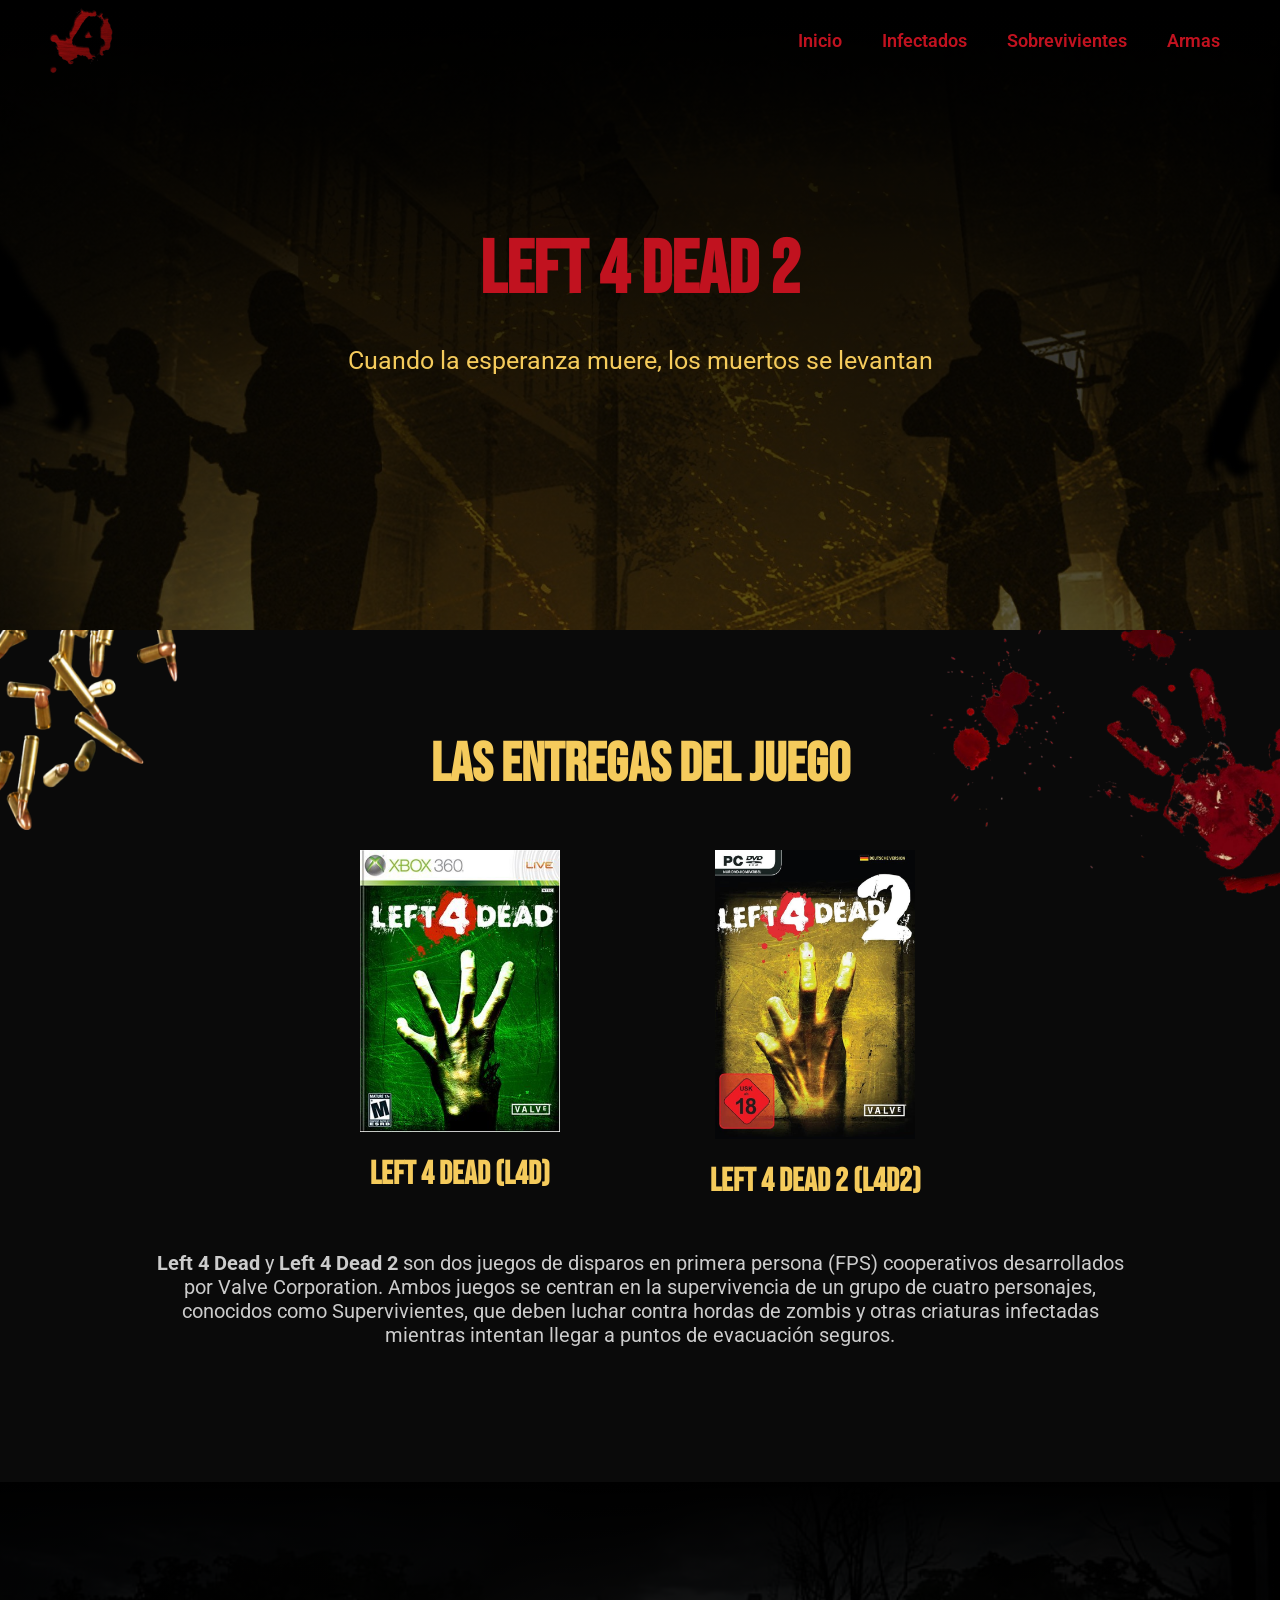
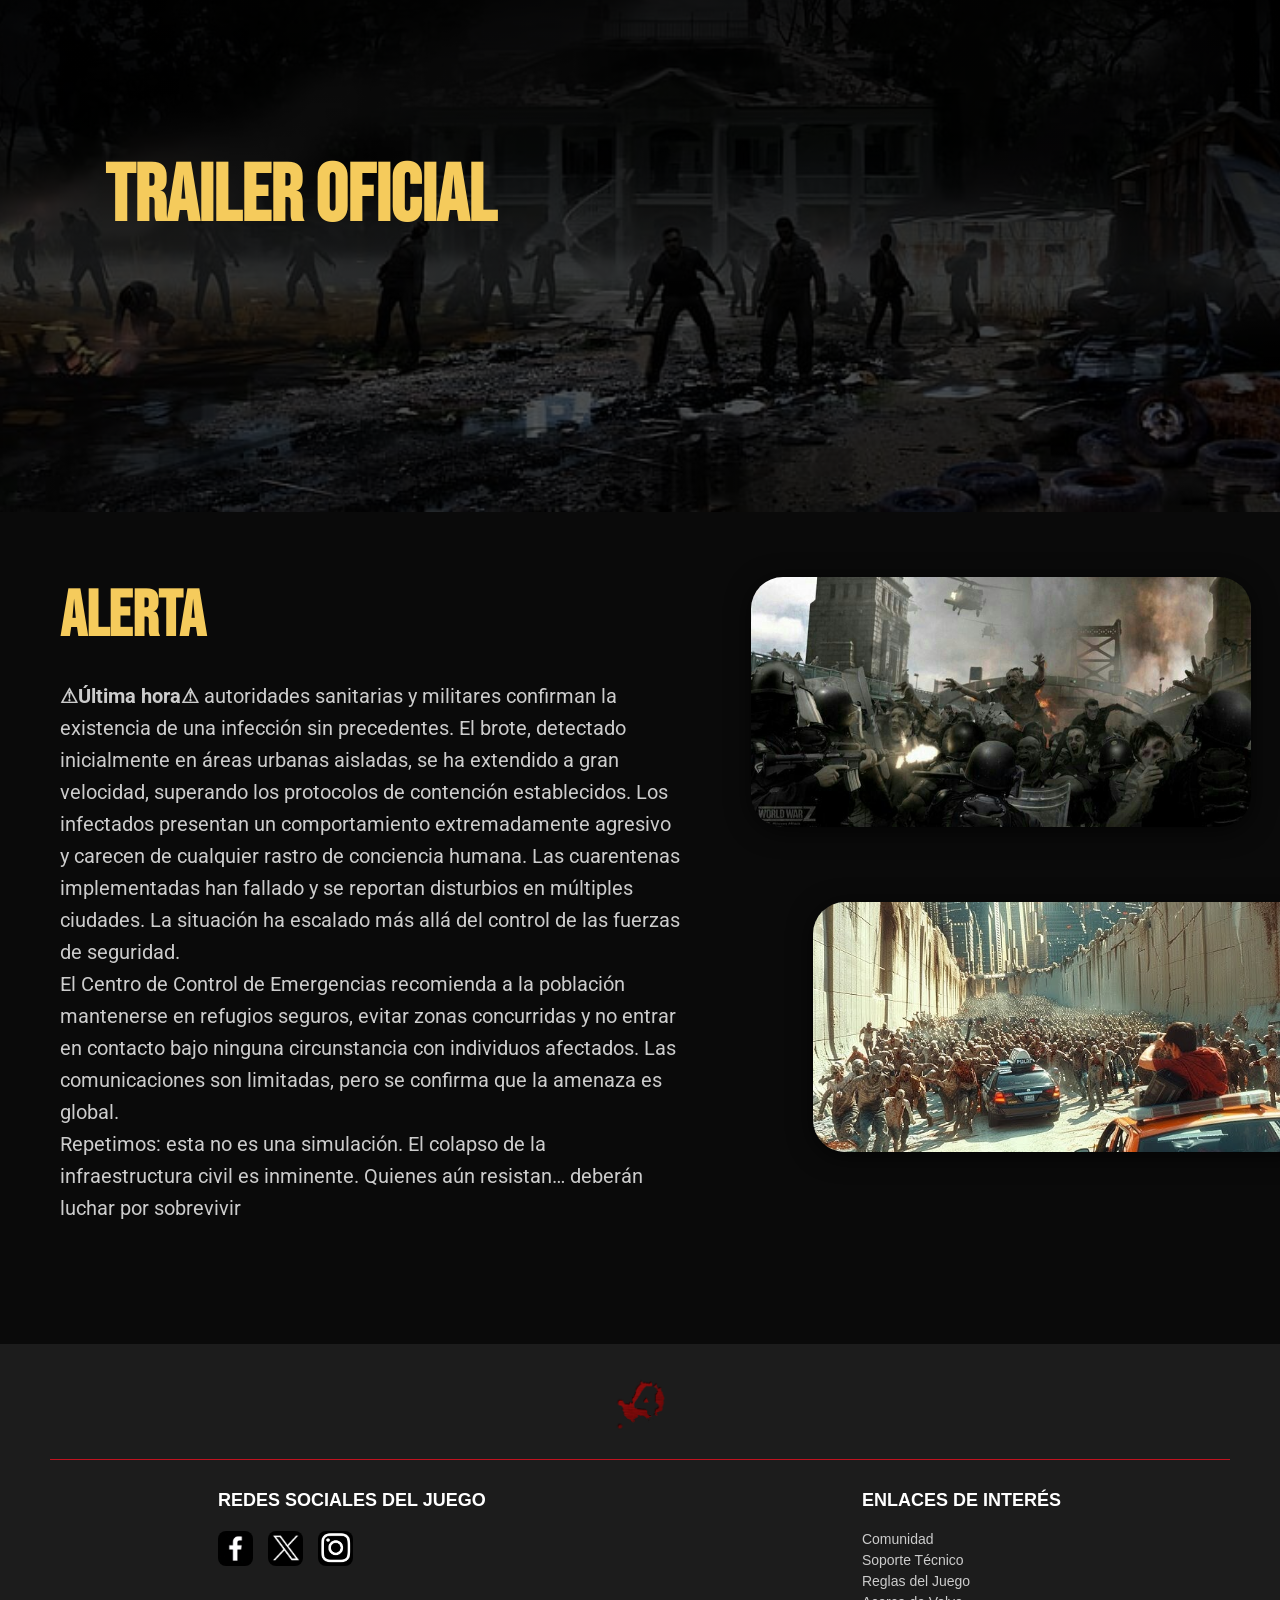
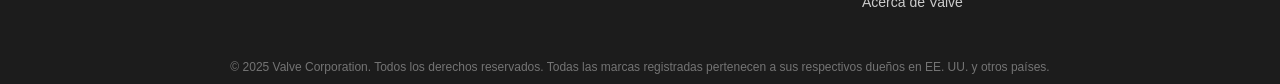
<file: index.html>
<!DOCTYPE html>
<html lang="es">

<head>
    <meta charset="UTF-8">
    <meta name="viewport" content="width=device-width, initial-scale=1.0">
    <title>Left 4 Dead 2 - Inicio</title>
    <link rel="stylesheet" href="estilos/estilosIndex.css">
    <link href="https://fonts.googleapis.com/css2?family=Bebas+Neue&family=Roboto:wght@400;700&display=swap" rel="stylesheet">
</head>

<body>
    
    <header class="header">
        <div class="menu container">
            <a href="#" class="logo"><img src="imagenes/logojuego.png" alt="Logo Left 4 Dead 2" class="logo"></a> 
            <input type="checkbox" id="menu"/>
            <label for="menu">
                <img src="imagenes/menu.png" class="menu-icono" alt="">
            </label>
            <nav class="navbar">
                <ul>
                    <li><a href="index.html">Inicio</a></li>
                    <li><a href="infectados.html">Infectados</a></li>
                    <li><a href="sobrevivientes.html">Sobrevivientes</a></li>
                    <li><a href="armas.html">Armas</a></li>
                </ul>
            </nav>
        </div>
        <div class="header-content">
            <h1>Left 4 Dead 2</h1>
            <p>Cuando la esperanza muere, los muertos se levantan</p>
        </div>
    </header>

    <main class="contenidoGeneral">
        <section class="contenido-principal">
            <img src="imagenes/manosangre.png" alt="mano de sangre" class="decoracion">
            <img src="imagenes/balas.png" alt="balas cayendo" class="decoracion2">

                <div class="contenidojuego">
                <h2>Las Entregas Del Juego</h2>
                </div>
            <div class="juegos">
                <div class="juego1">
                    <a href="https://store.steampowered.com/app/500/Left_4_Dead/"><img src="imagenes/l4djuego.jpg"
                            alt="Left 4 Dead" class="Left4Dead"></a>
                    <h3>
                        Left 4 Dead (L4D)
                    </h3>
                </div>
                <div class="juego2">
                    <a href="https://store.steampowered.com/app/550/Left_4_Dead_2/?l=spanish"><img
                            src="imagenes/l4d2juego.jpg" alt="Left 4 Dead 2" class="Left4Dead2"></a>
                    <h3>
                        Left 4 Dead 2 (L4D2)
                    </h3>
                </div>
            </div>
                <div class="descripcion">
                    <p class="txt-descripcion-juegos">
                        <strong>Left 4 Dead</strong> y <strong>Left 4 Dead 2</strong> son dos juegos de disparos en
                        primera persona
                        (FPS) cooperativos desarrollados por Valve Corporation. Ambos juegos se
                        centran en la supervivencia de un grupo de cuatro personajes, conocidos
                        como Supervivientes, que deben luchar contra hordas de zombis y otras
                        criaturas infectadas mientras intentan llegar a puntos de evacuación
                        seguros.
                    </p>
                </div>
            
        </section>

        <section class="trailer-section">
    <h2>Trailer Oficial</h2>
    <div class="trailer-video">
        <iframe width="560" height="315" src="https://www.youtube.com/embed/9XIle_kLHKU"
            title="Trailer Left 4 Dead 2" frameborder="0" allowfullscreen></iframe>
    </div>
</section>

        <section class="historia">
    <div class="historia-content">
        <div class="historia-texto">
            <h2 class="historiaTitulo">ALERTA</h2>
            <p>
                <strong>⚠Última hora⚠</strong> autoridades sanitarias y militares confirman la existencia de una infección sin
                precedentes. El brote, detectado inicialmente en áreas urbanas aisladas, se ha extendido a gran
                velocidad, superando los protocolos de contención establecidos.
                Los infectados presentan un comportamiento extremadamente agresivo y carecen de cualquier rastro de
                conciencia humana. Las cuarentenas implementadas han fallado y se reportan disturbios en múltiples
                ciudades. La situación ha escalado más allá del control de las fuerzas de seguridad.<br>
                El Centro de Control de Emergencias recomienda a la población mantenerse en refugios seguros, evitar
                zonas concurridas y no entrar en contacto bajo ninguna circunstancia con individuos afectados. Las
                comunicaciones son limitadas, pero se confirma que la amenaza es global.<br>    
                Repetimos: esta no es una simulación. El colapso de la infraestructura civil es inminente. Quienes aún
                resistan… deberán luchar por sobrevivir
            </p>
        </div>
        <div class="historia-imagen-collage">
            <img src="imagenes/apocalipsis.jpg" alt="apocalipsis" class="collage-img img1">
            <img src="imagenes/apocalipsis3.jpg" alt="apocalipsis3" class="collage-img img3">
</div>
    </div>
</section>
    </main>

    <footer class="footer-custom">
    

    <div class="footer-logo">
        <img src="imagenes/logojuego.png" alt="Logo del Juego" class="logo-png">
    </div>
    <div class="footer-content-wrapper">
        <div class="footer-column social-section">
            <h4 class="column-title">Redes Sociales del Juego</h4>
            <div class="social-links">
                <a href="https://www.facebook.com/left4dead/?locale=es_LA" title="Facebook"><img src="imagenes/logoface.jpg" alt="Facebook"></a>
                <a href="https://x.com/left4dead2pc?lang=es" title="X (Twitter)"><img src="imagenes/logoX.jpg" alt="X"></a>
                <a href="https://www.instagram.com/_left4dead.2/?hl=es" title="Instagram"><img src="imagenes/logoinsta.jpg" alt="Instagram"></a>
            </div>
        </div>
        <div class="footer-column other-info">
            <h4 class="column-title">Enlaces de Interés</h4>
            <a href="#">Comunidad</a>
            <a href="#">Soporte Técnico</a>
            <a href="#">Reglas del Juego</a>
            <a href="#">Acerca de Valve</a>
        </div>
    </div>
    <div class="footer-legal">
        <p>
            © 2025 Valve Corporation. Todos los derechos reservados. Todas las marcas registradas pertenecen a sus respectivos dueños en EE. UU. y otros países.
        </p>
    </div>
</footer>
</body>

</html>
</file>
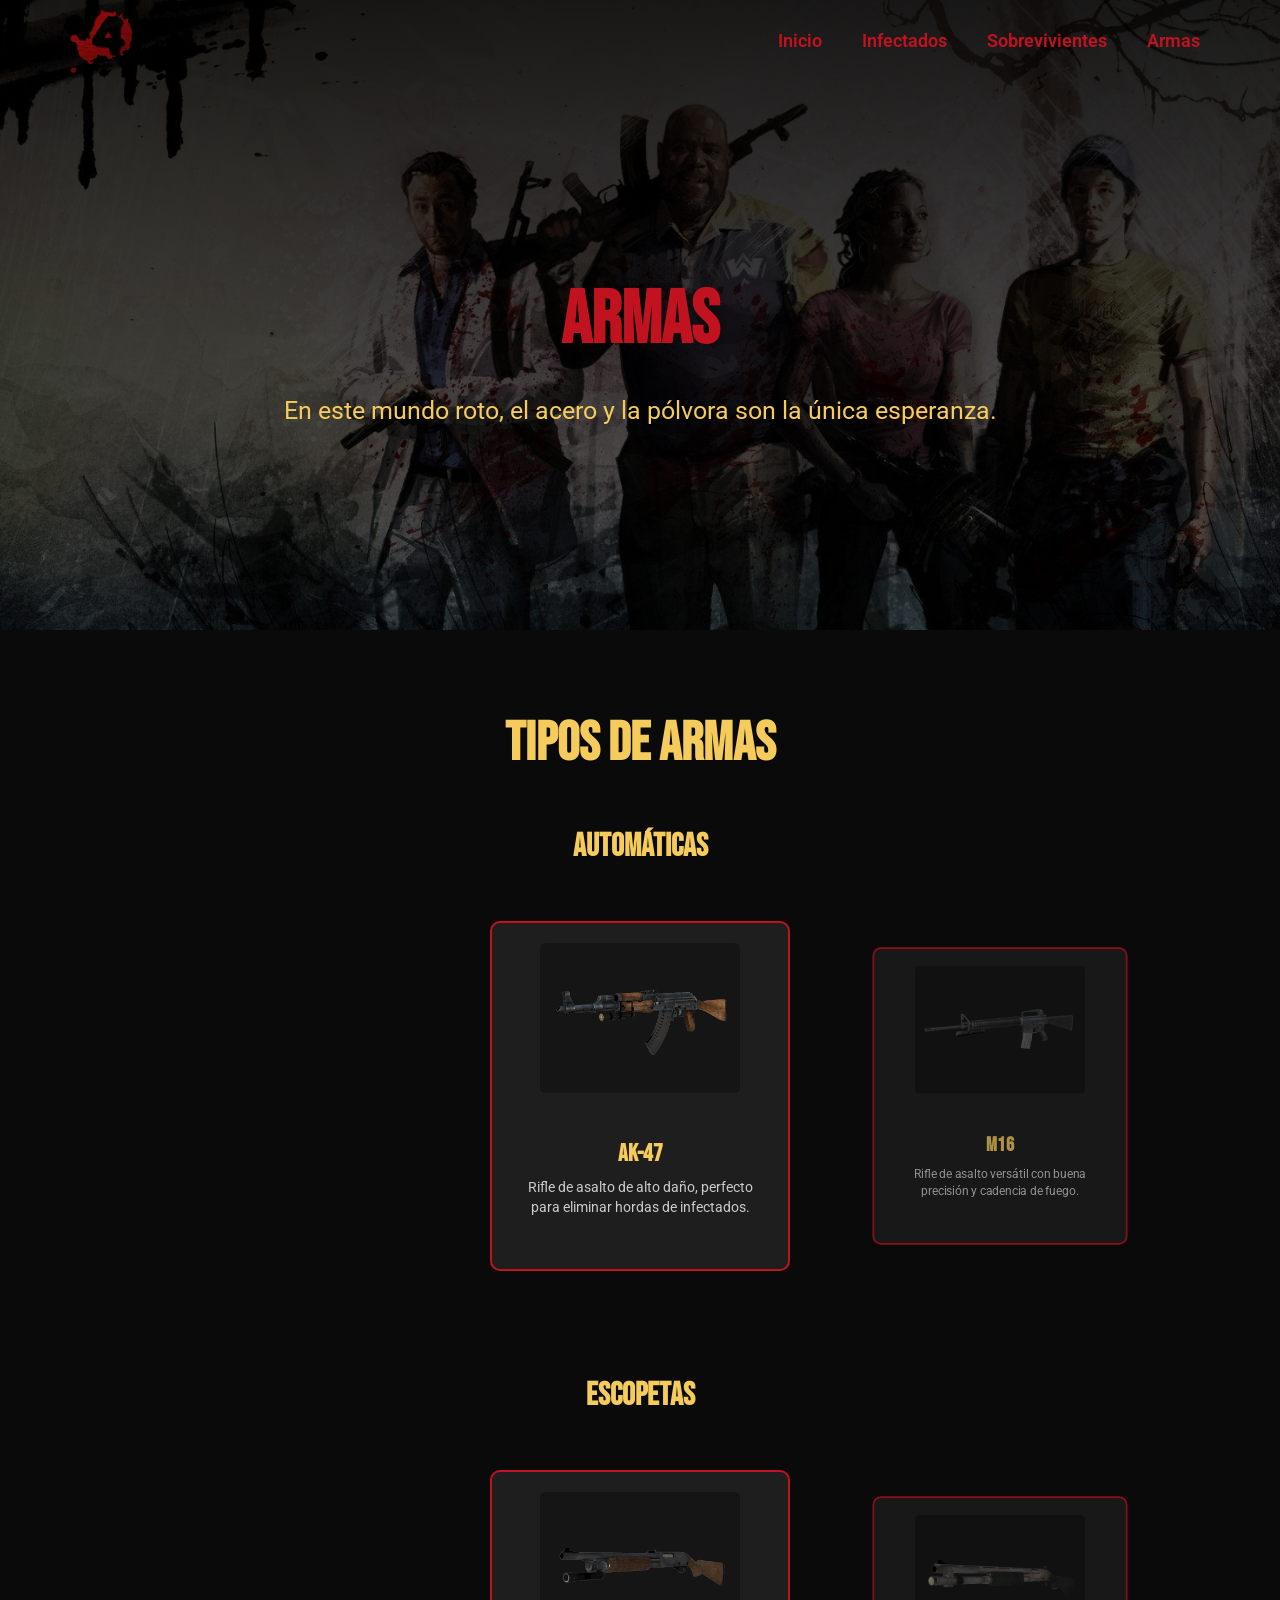
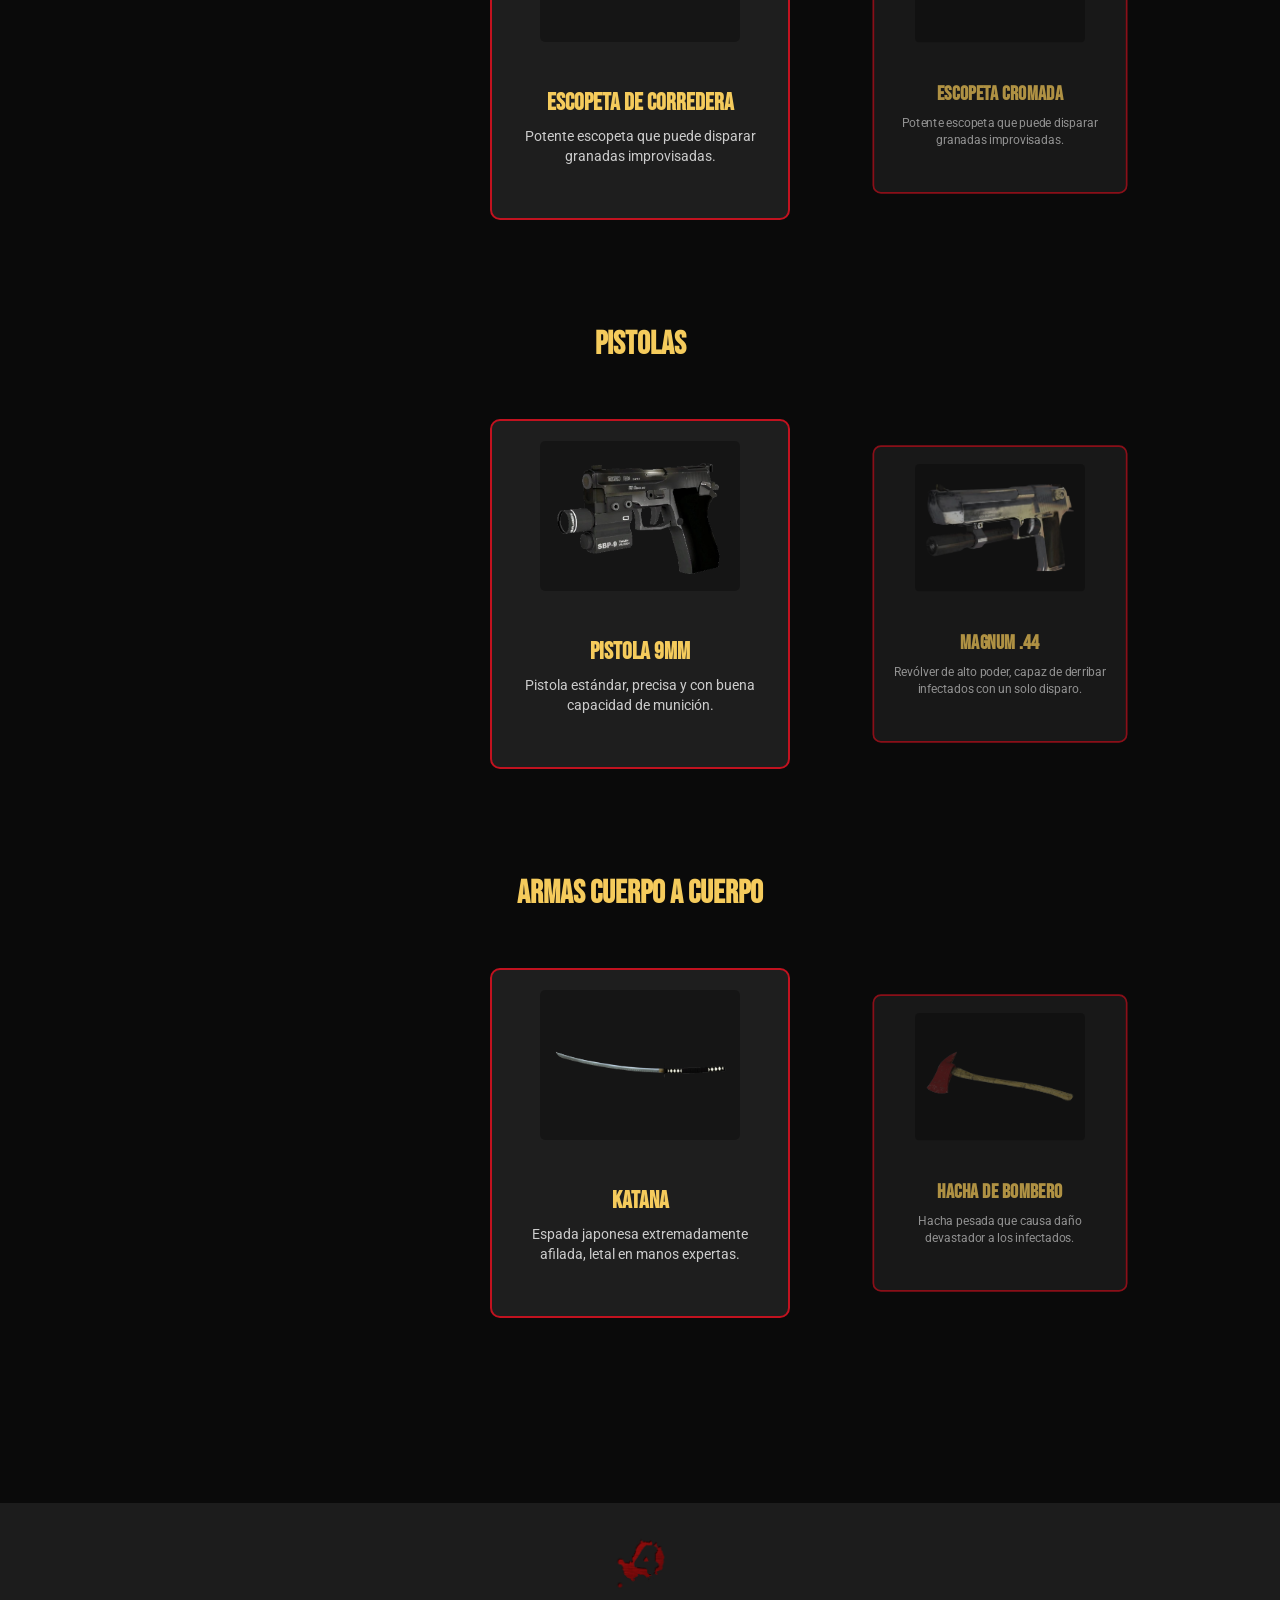
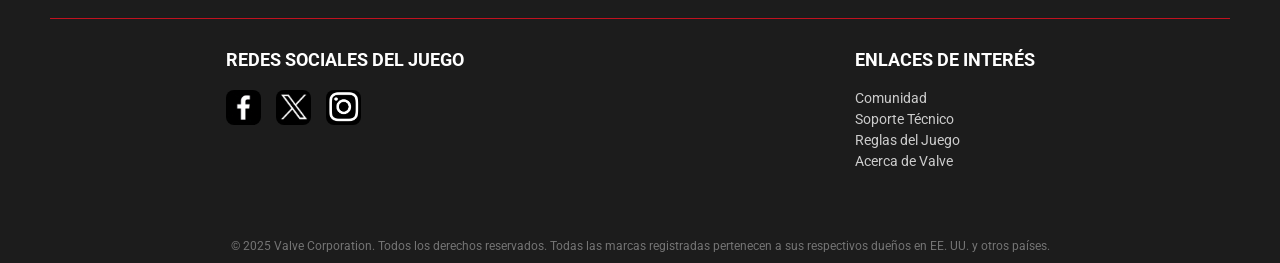
<file: armas.html>
<!DOCTYPE html>
<html lang="es">

<head>
    <meta charset="UTF-8">
    <meta name="viewport" content="width=device-width, initial-scale=1.0">
    <title>Left 4 Dead 2 - Inicio</title>
    <link rel="stylesheet" href="estilos/estilosArmas.css">
    <link href="https://fonts.googleapis.com/css2?family=Bebas+Neue&family=Roboto:wght@400;700&display=swap"
        rel="stylesheet">
</head>

<body>

    <header class="header">
        <div class="menu container">
            <a href="#" class="logo"><img src="imagenes/logojuego.png" alt="Logo Left 4 Dead 2" class="logo"></a>
            <input type="checkbox" id="menu" />
            <label for="menu">
                <img src="imagenes/menu.png" class="menu-icono" alt="">
            </label>
            <nav class="navbar">
                <ul>
                    <li><a href="index.html">Inicio</a></li>
                    <li><a href="infectados.html">Infectados</a></li>
                    <li><a href="sobrevivientes.html">Sobrevivientes</a></li>
                    <li><a href="armas.html">Armas</a></li>
                </ul>
            </nav>
        </div>
        <div class="header-content">
            <h1>Armas</h1>
            <p>En este mundo roto, el acero y la pólvora son la única esperanza.</p>
        </div>
    </header>


    <main>
        <section class="armas-seccion">
            <h2 class="armas-titulo">Tipos De Armas</h2>

            <div class="categoria-contenido active" id="automaticas">
                <h3 class="categoria-nombre">Automáticas</h3>
                <div class="carousel-container">
                    <div class="carousel" id="carousel-automaticas">
                        <div class="card">
                            <img src="imagenes/ak47arma.png" alt="AK-47" class="arma-imagen">
                            <div class="card-content">
                                <h4 class="arma-nombre">AK-47</h4>
                                <p class="arma-descripcion">Rifle de asalto de alto daño, perfecto para eliminar hordas de infectados.</p>
                            </div>
                        </div>
                        <div class="card">
                            <img src="imagenes/m16.png" alt="M16" class="arma-imagen">
                            <div class="card-content">
                                <h4 class="arma-nombre">M16</h4>
                                <p class="arma-descripcion">Rifle de asalto versátil con buena precisión y cadencia de fuego.</p>
                            </div>
                        </div>
                        <div class="card">
                            <img src="imagenes/scar.png" alt="SCAR" class="arma-imagen">
                            <div class="card-content">
                                <h4 class="arma-nombre">FN SCAR</h4>
                                <p class="arma-descripcion">Rifle de asalto moderno con excelente control y precisión.</p>
                            </div>
                        </div>
                        <div class="card">
                            <img src="imagenes/uzi.png" alt="UZI" class="arma-imagen">
                            <div class="card-content">
                                <h4 class="arma-nombre">UZI</h4>
                                <p class="arma-descripcion">Subfusil con buen daño y control, ideal para combates cercanos.</p>
                            </div>
                        </div>
                        <div class="card">
                            <img src="imagenes/uzisilenciada.png" alt="UZI CON SILENCIADOR" class="arma-imagen">
                            <div class="card-content">
                                <h4 class="arma-nombre">UZI con Silenciador</h4>
                                <p class="arma-descripcion">Subfusil con buen daño y silenciada para mayor sigilo.</p>
                            </div>
                        </div>
                    </div>
                    <div class="carousel-controls">
                        <button class="btn prev" onclick="moverCarousel('automaticas', -1)">◀</button>
                        <button class="btn next" onclick="moverCarousel('automaticas', 1)">▶</button>
                    </div>
                </div>
            </div>

            <div class="categoria-contenido" id="escopetas">
                <h3 class="categoria-nombre">Escopetas</h3>
                <div class="carousel-container">
                    <div class="carousel" id="carousel-escopetas">
                        <div class="card">
                            <img src="imagenes/escopetacafe.png" alt="Escopeta Bomba" class="arma-imagen">
                            <div class="card-content">
                                <h4 class="arma-nombre">Escopeta de Corredera</h4>
                                <p class="arma-descripcion">Potente escopeta que puede disparar granadas improvisadas.</p>
                            </div>
                        </div>
                        <div class="card">
                            <img src="imagenes/escopetanegra.png" alt="Escopeta Cromada" class="arma-imagen">
                            <div class="card-content">
                                <h4 class="arma-nombre">Escopeta Cromada</h4>
                                <p class="arma-descripcion">Potente escopeta que puede disparar granadas improvisadas.</p>
                            </div>
                        </div>
                        <div class="card">
                            <img src="imagenes/spas12.png" alt="Escopeta Spas12" class="arma-imagen">
                            <div class="card-content">
                                <h4 class="arma-nombre">Escopeta de Combate</h4>
                                <p class="arma-descripcion">Escopeta de corredera con buena cadencia y precisión.</p>
                            </div>
                        </div>
                        <div class="card">
                            <img src="imagenes/escopetauto.png" alt="Escopeta Automática" class="arma-imagen">
                            <div class="card-content">
                                <h4 class="arma-nombre">Escopeta Automática</h4>
                                <p class="arma-descripcion">Escopeta de disparo rápido, perfecta para situaciones de emergencia.</p>
                            </div>
                        </div>
                    </div>
                    <div class="carousel-controls">
                        <button class="btn prev" onclick="moverCarousel('escopetas', -1)">◀</button>
                        <button class="btn next" onclick="moverCarousel('escopetas', 1)">▶</button>
                    </div>
                </div>
            </div>

            <div class="categoria-contenido" id="pistolas">
                <h3 class="categoria-nombre">Pistolas</h3>
                <div class="carousel-container">
                    <div class="carousel" id="carousel-pistolas">
                        <div class="card">
                            <img src="imagenes/normal.png" alt="Pistola 9mm" class="arma-imagen">
                            <div class="card-content">
                                <h4 class="arma-nombre">Pistola 9mm</h4>
                                <p class="arma-descripcion">Pistola estándar, precisa y con buena capacidad de munición.</p>
                            </div>
                        </div>
                        <div class="card">
                            <img src="imagenes/magnum.png" alt="Magnum .44" class="arma-imagen">
                            <div class="card-content">
                                <h4 class="arma-nombre">Magnum .44</h4>
                                <p class="arma-descripcion">Revólver de alto poder, capaz de derribar infectados con un solo disparo.</p>
                            </div>
                        </div>
                        <div class="card">
                            <img src="imagenes/dobles.png" alt="Pistolas Duales" class="arma-imagen">
                            <div class="card-content">
                                <h4 class="arma-nombre">Pistolas Duales</h4>
                                <p class="arma-descripcion">Dos pistolas 9mm que permiten un alto volumen de fuego.</p>
                            </div>
                        </div>
                    </div>
                    <div class="carousel-controls">
                        <button class="btn prev" onclick="moverCarousel('pistolas', -1)">◀</button>
                        <button class="btn next" onclick="moverCarousel('pistolas', 1)">▶</button>
                    </div>
                </div>
            </div>

            <div class="categoria-contenido" id="melee">
                <h3 class="categoria-nombre">Armas Cuerpo a Cuerpo</h3>
                <div class="carousel-container">
                    <div class="carousel" id="carousel-melee">
                        <div class="card">
                            <img src="imagenes/katana.png" alt="Katana" class="arma-imagen">
                            <div class="card-content">
                                <h4 class="arma-nombre">Katana</h4>
                                <p class="arma-descripcion">Espada japonesa extremadamente afilada, letal en manos expertas.</p>
                            </div>
                        </div>
                        <div class="card">
                            <img src="imagenes/hacha.png" alt="Hacha de Bombero" class="arma-imagen">
                            <div class="card-content">
                                <h4 class="arma-nombre">Hacha de Bombero</h4>
                                <p class="arma-descripcion">Hacha pesada que causa daño devastador a los infectados.</p>
                            </div>
                        </div>
                        <div class="card">
                            <img src="imagenes/machete.png" alt="Machete" class="arma-imagen">
                            <div class="card-content">
                                <h4 class="arma-nombre">Machete</h4>
                                <p class="arma-descripcion">Cuchillo largo ideal para ataques rápidos y letales.</p>
                            </div>
                        </div>
                        <div class="card">
                            <img src="imagenes/bate.png" alt="Bate de Béisbol" class="arma-imagen">
                            <div class="card-content">
                                <h4 class="arma-nombre">Bate de Béisbol</h4>
                                <p class="arma-descripcion">Arma contundente que puede noquear a múltiples infectados.</p>
                            </div>
                        </div>
                        <div class="card">
                            <img src="imagenes/palanca.png" alt="palanca" class="arma-imagen">
                            <div class="card-content">
                                <h4 class="arma-nombre">Palanca</h4>
                                <p class="arma-descripcion">Arma contundente especial para la agilidad.</p>
                            </div>
                        </div>
                    </div>
                    <div class="carousel-controls">
                        <button class="btn prev" onclick="moverCarousel('melee', -1)">◀</button>
                        <button class="btn next" onclick="moverCarousel('melee', 1)">▶</button>
                    </div>
                </div>
            </div>
        </section>
    </main>

    <script src="js/armas.js"></script>

    <footer class="footer-custom">
    

    <div class="footer-logo">
        <img src="imagenes/logojuego.png" alt="Logo del Juego" class="logo-png">
    </div>
    <div class="footer-content-wrapper">
        <div class="footer-column social-section">
            <h4 class="column-title">Redes Sociales del Juego</h4>
            <div class="social-links">
                <a href="https://www.facebook.com/left4dead/?locale=es_LA" title="Facebook"><img src="imagenes/logoface.jpg" alt="Facebook"></a>
                <a href="https://x.com/left4dead2pc?lang=es" title="X (Twitter)"><img src="imagenes/logoX.jpg" alt="X"></a>
                <a href="https://www.instagram.com/_left4dead.2/?hl=es" title="Instagram"><img src="imagenes/logoinsta.jpg" alt="Instagram"></a>
            </div>
        </div>
        <div class="footer-column other-info">
            <h4 class="column-title">Enlaces de Interés</h4>
            <a href="#">Comunidad</a>
            <a href="#">Soporte Técnico</a>
            <a href="#">Reglas del Juego</a>
            <a href="#">Acerca de Valve</a>
        </div>
    </div>
    <div class="footer-legal">
        <p>
            © 2025 Valve Corporation. Todos los derechos reservados. Todas las marcas registradas pertenecen a sus respectivos dueños en EE. UU. y otros países.
        </p>
    </div>
</footer>

</body>
</html>
</file>
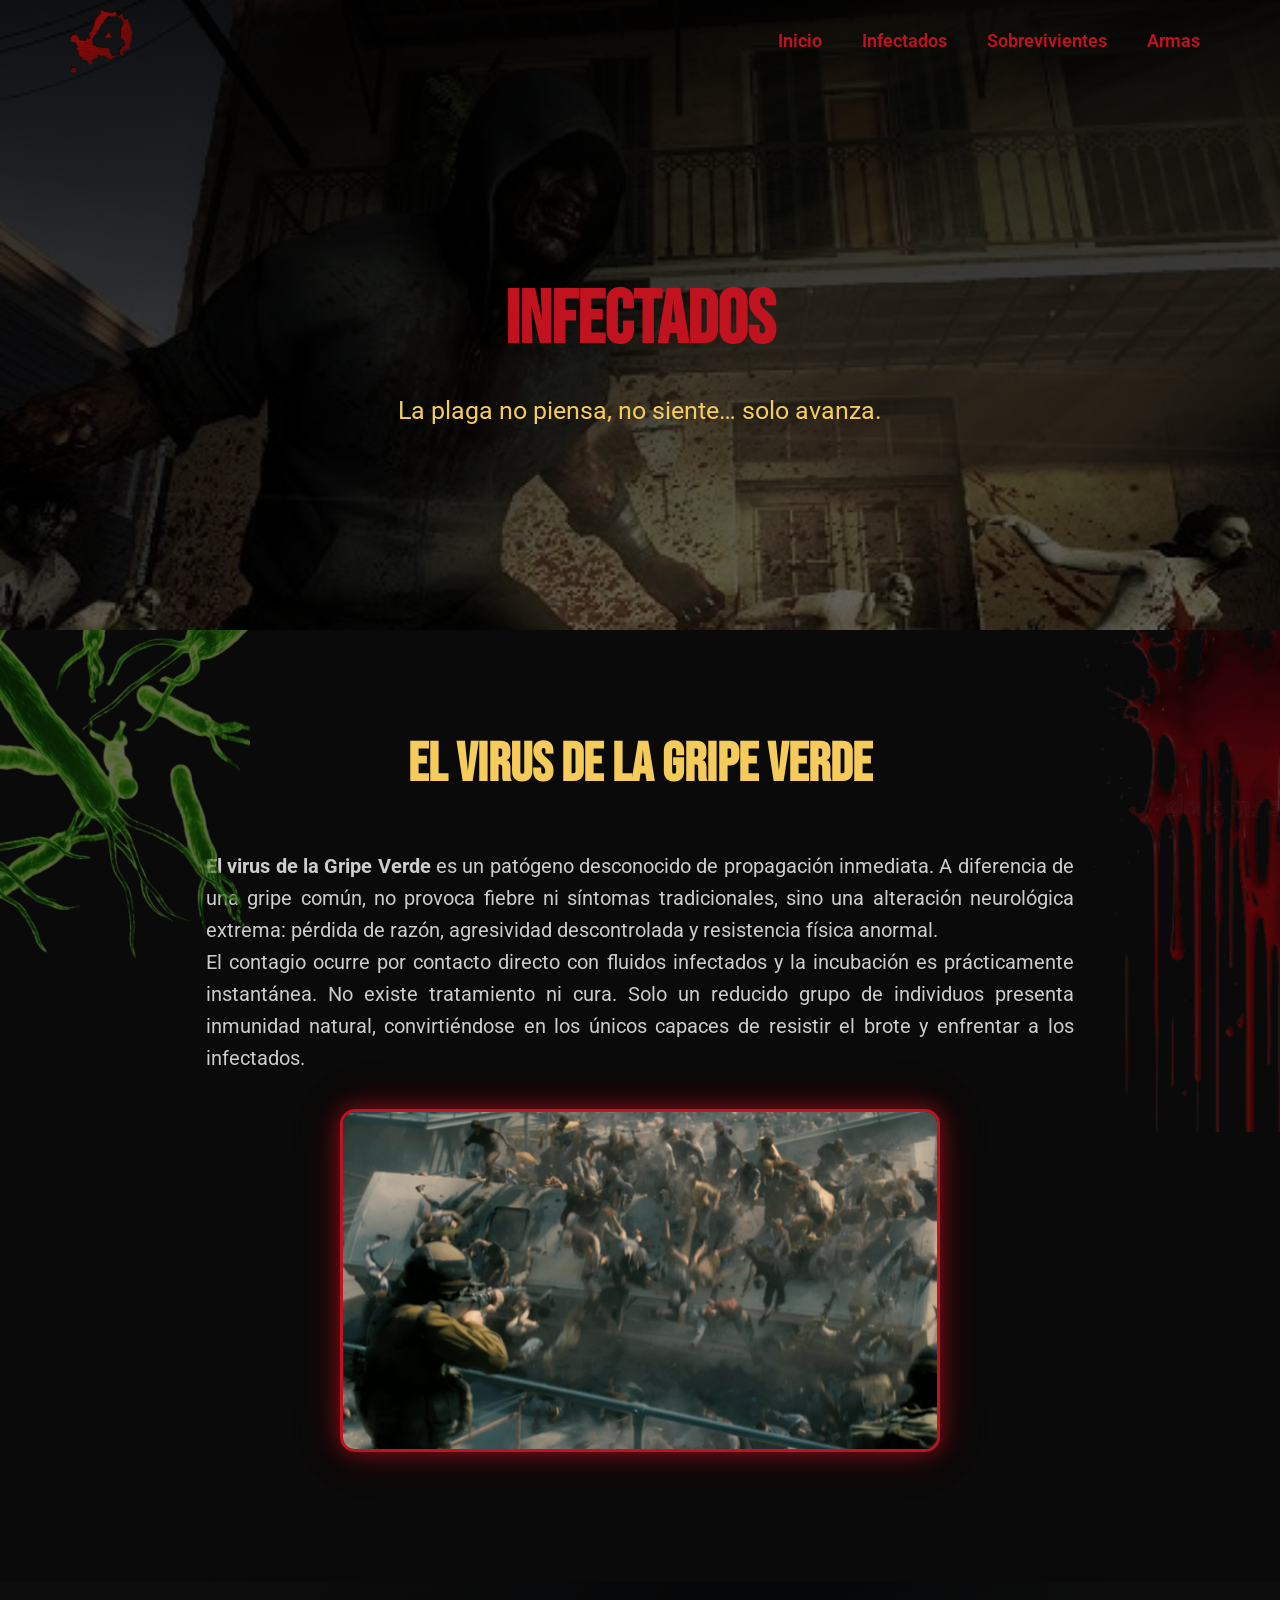
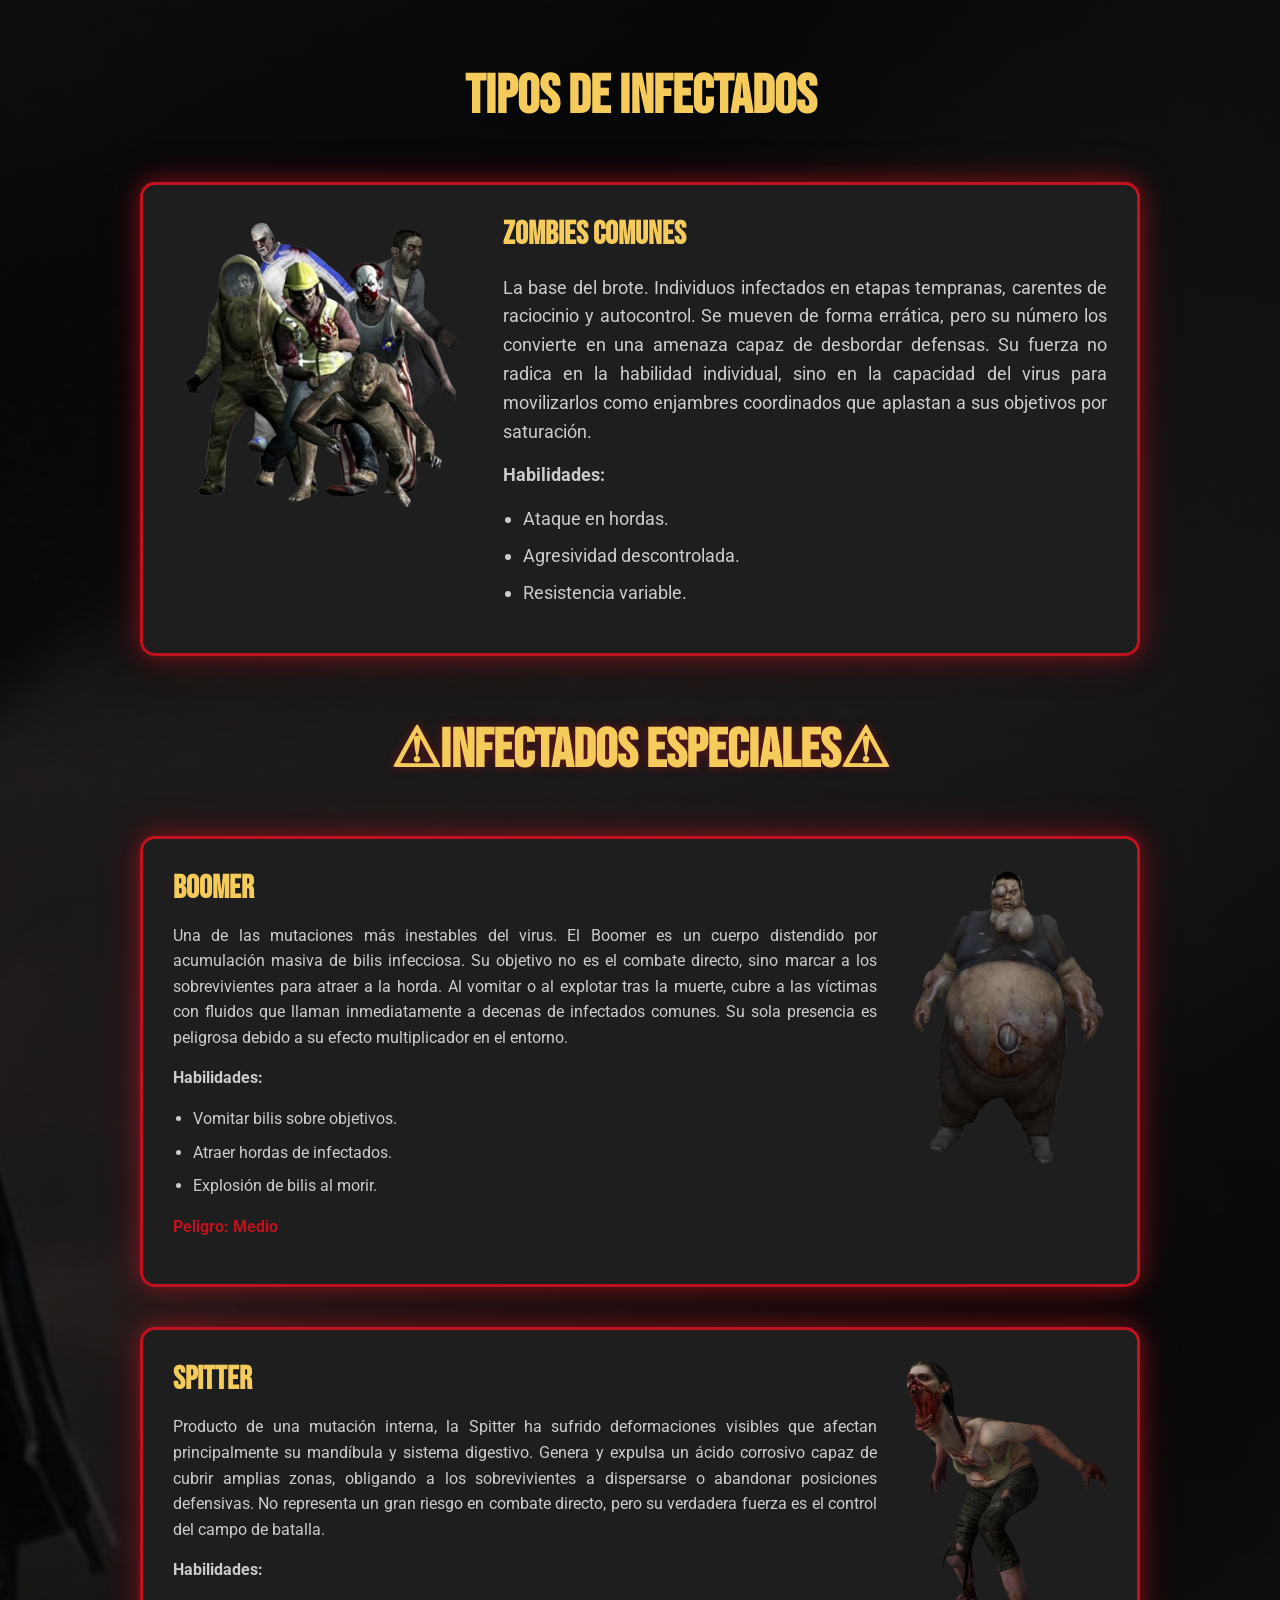
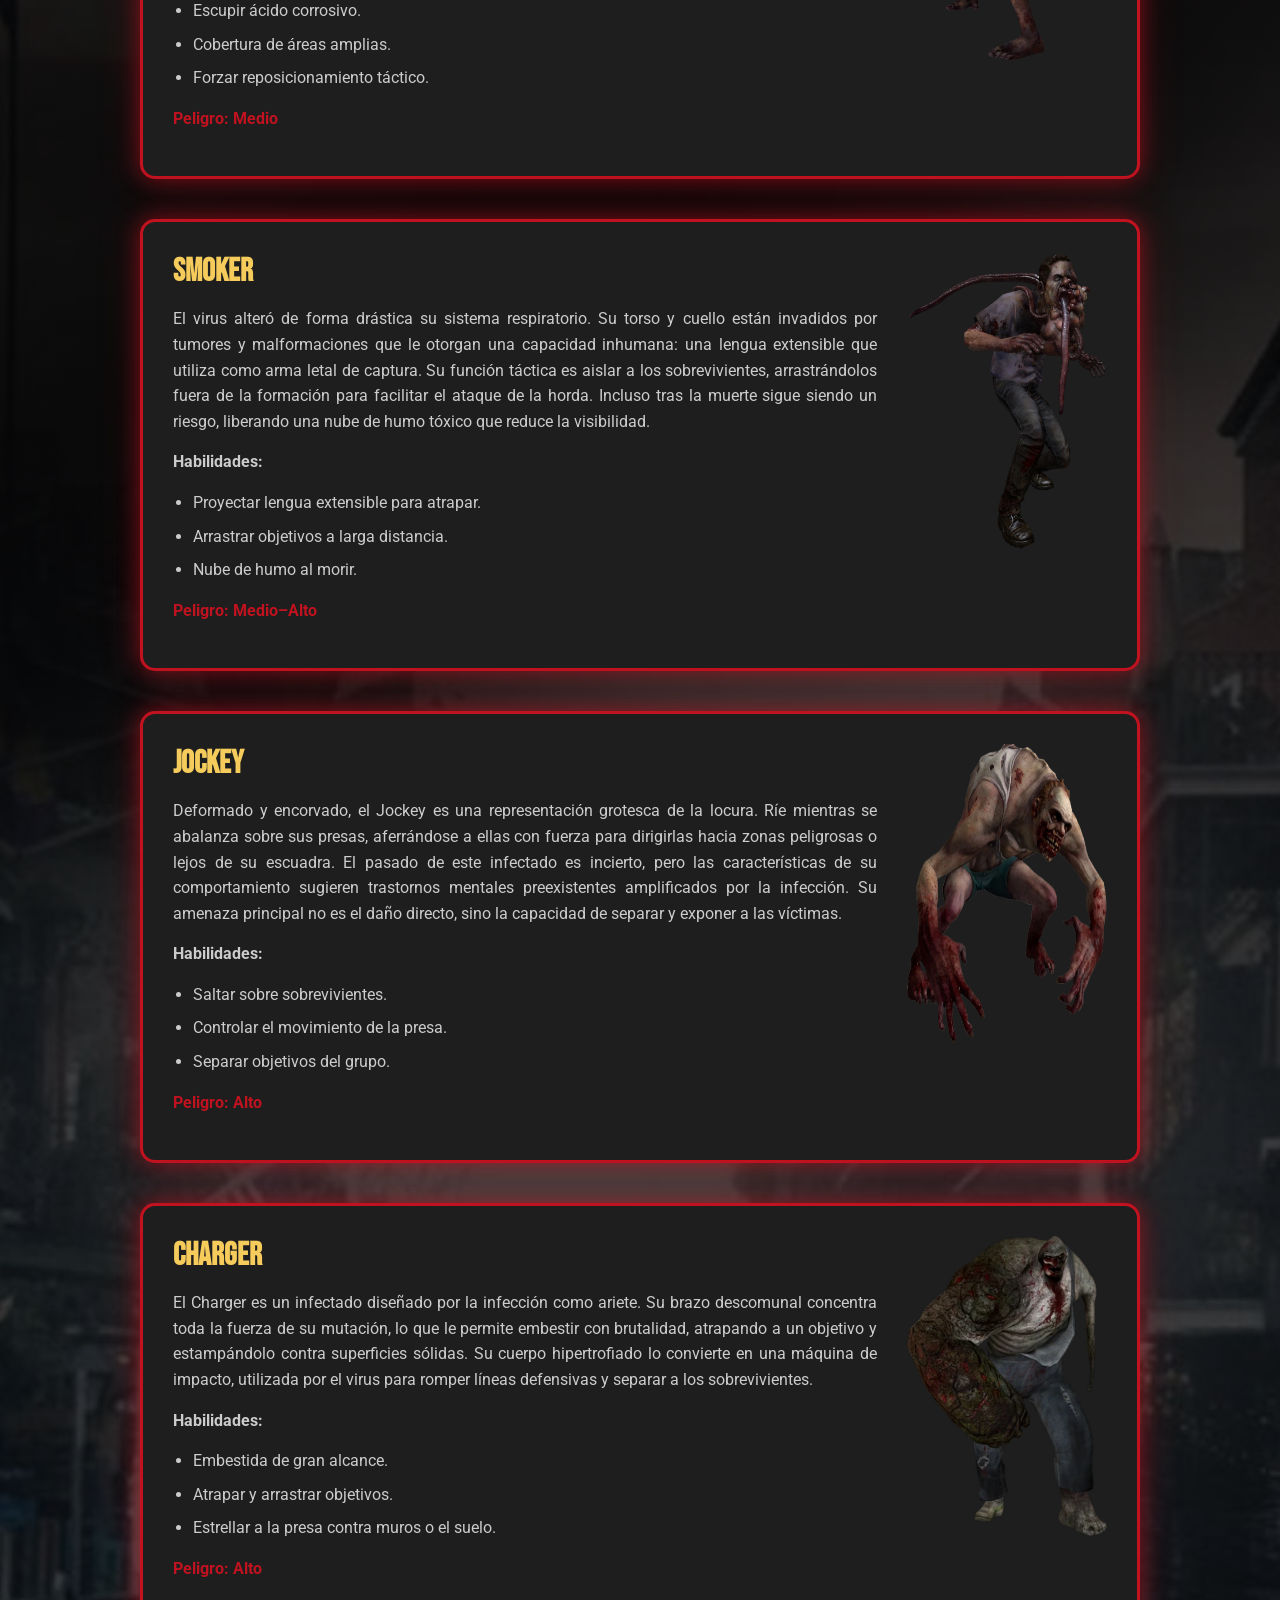
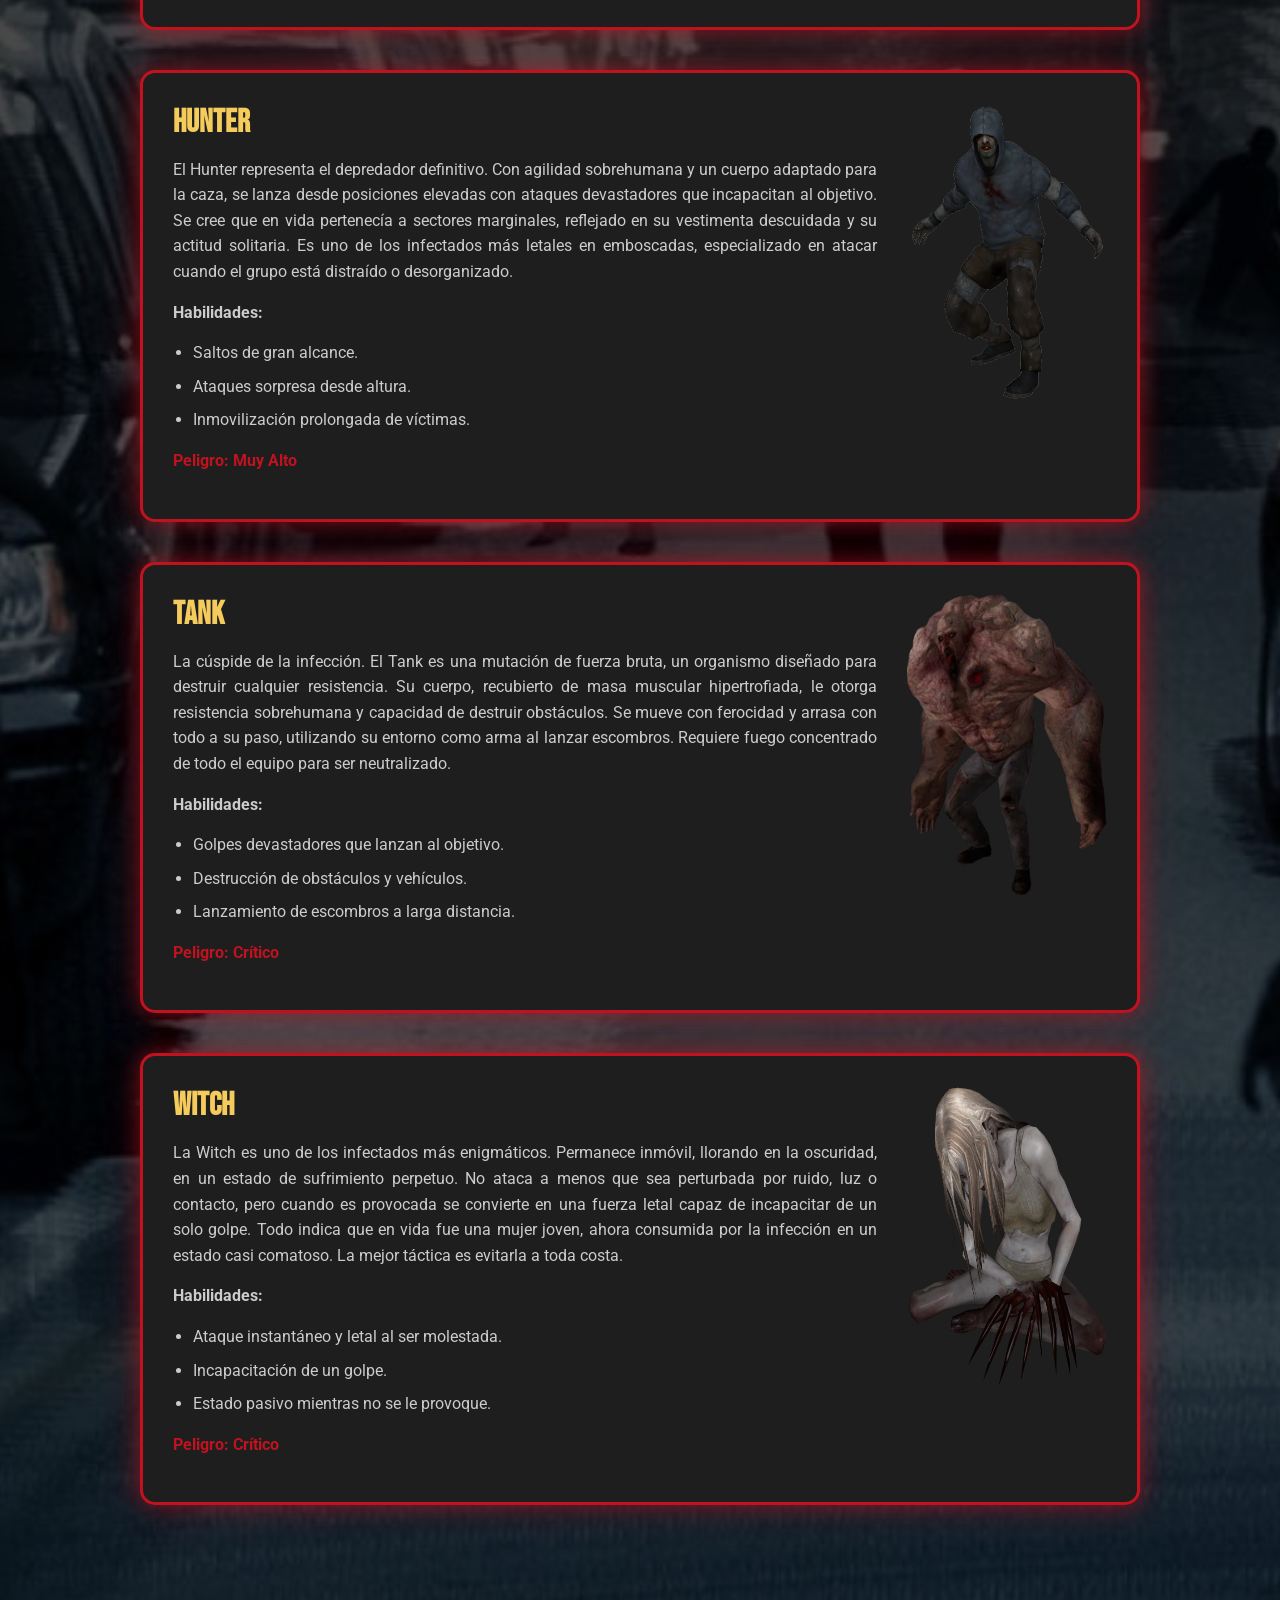
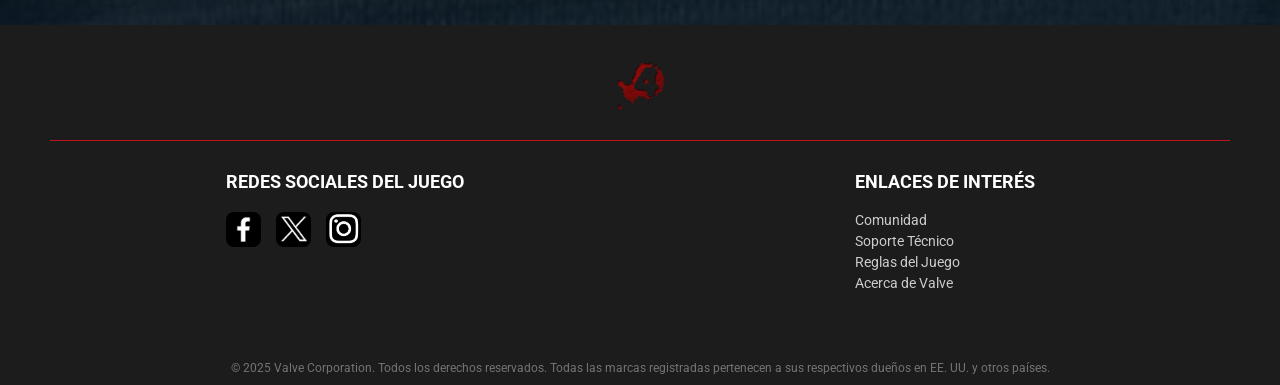
<file: infectados.html>
<!DOCTYPE html>
<html lang="es">

<head>
    <meta charset="UTF-8">
    <meta name="viewport" content="width=device-width, initial-scale=1.0">
    <title>Left 4 Dead 2 - Inicio</title>
    <link rel="stylesheet" href="estilos/estiloInfectados.css">
    <link href="https://fonts.googleapis.com/css2?family=Bebas+Neue&family=Roboto:wght@400;700&display=swap"
        rel="stylesheet">
</head>

<body>

    <header class="header">
        <div class="menu container">
            <a href="#" class="logo"><img src="imagenes/logojuego.png" alt="Logo Left 4 Dead 2" class="logo"></a>
            <input type="checkbox" id="menu" />
            <label for="menu">
                <img src="imagenes/menu.png" class="menu-icono" alt="">
            </label>
            <nav class="navbar">
                <ul>
                    <li><a href="index.html">Inicio</a></li>
                    <li><a href="infectados.html">Infectados</a></li>
                    <li><a href="sobrevivientes.html">Sobrevivientes</a></li>
                    <li><a href="armas.html">Armas</a></li>
                </ul>
            </nav>
        </div>
        <div class="header-content">
            <h1>Infectados</h1>
            <p>La plaga no piensa, no siente… solo avanza.</p>
        </div>
    </header>


    <main class="contenidoGeneral">
        <Section class="section-virus">
            <img src="imagenes/sangre.png" alt="sangre" class="decoracion">
            <img src="imagenes/germenes.png" alt="germenes" class="decoracion2">
            <div class="Virus">
                <div class="txt-virus">
                    <h2>El Virus De La Gripe Verde</h2>
                    <p class="txt-descripcion-virus">
                        <strong>El virus de la Gripe Verde</strong> es un patógeno desconocido de propagación inmediata.
                        A diferencia de una
                        gripe común, no provoca fiebre ni síntomas tradicionales, sino una alteración neurológica
                        extrema:
                        pérdida de razón, agresividad descontrolada y resistencia física anormal.<br>
                        El contagio ocurre por contacto directo con fluidos infectados y la incubación es prácticamente
                        instantánea. No existe tratamiento ni cura. Solo un reducido grupo de individuos presenta
                        inmunidad
                        natural, convirtiéndose en los únicos capaces de resistir el brote y enfrentar a los infectados.
                    </p>
                </div>
                <div class="img-virus">
                    <img src="imagenes/virusgripe.jpg" alt="virusgripeverde" class="virus-img">
                </div>
        </Section>
        <section class="section-infectados">
            <h2>Tipos De Infectados</h2>
            <div class="comunes">
                <img src="imagenes/zombiescomunes.png" alt="Zcomunes" class="Zcomunes">
                <div class="comunes-content">
                    <h3>Zombies Comunes</h3>
                    <p>La base del brote. Individuos infectados en etapas tempranas, carentes de raciocinio y autocontrol.
                        Se mueven de forma errática, pero su número los convierte en una amenaza capaz de desbordar
                        defensas. Su fuerza no radica en la habilidad individual, sino en la capacidad del virus para
                        movilizarlos como enjambres coordinados que aplastan a sus objetivos por saturación.</p>
                    <p><strong>Habilidades:</strong></p>
                    <ul>
                        <li>Ataque en hordas.</li>
                        <li>Agresividad descontrolada.</li>
                        <li>Resistencia variable.</li>
                    </ul>
                </div>
            </div>
            <h2 class="TituloEspeciales">⚠Infectados Especiales⚠</h2>
            
            <div class="Boomer">
                <div class="infectado-content">
                    <h3>Boomer</h3>
                    <p>Una de las mutaciones más inestables del virus. El Boomer es un cuerpo distendido por acumulación masiva de bilis infecciosa. Su objetivo no es el combate directo, sino marcar a los sobrevivientes para atraer a la horda. Al vomitar o al explotar tras la muerte, cubre a las víctimas con fluidos que llaman inmediatamente a decenas de infectados comunes. Su sola presencia es peligrosa debido a su efecto multiplicador en el entorno.</p>
                    <p><strong>Habilidades:</strong></p>
                    <ul>
                        <li>Vomitar bilis sobre objetivos.</li>
                        <li>Atraer hordas de infectados.</li>
                        <li>Explosión de bilis al morir.</li>
                    </ul>
                    <p class="txt-peligro">Peligro: Medio</p>
                </div>
                <img src="imagenes/Boomer.webp" alt="Boomer">
            </div>
            
            <div class="Spitter">
                <div class="infectado-content">
                    <h3>Spitter</h3>
                    <p>Producto de una mutación interna, la Spitter ha sufrido deformaciones visibles que afectan
                        principalmente su mandíbula y sistema digestivo. Genera y expulsa un ácido corrosivo capaz de cubrir
                        amplias zonas, obligando a los sobrevivientes a dispersarse o abandonar posiciones defensivas. No
                        representa un gran riesgo en combate directo, pero su verdadera fuerza es el control del campo de
                        batalla.</p>
                    <p><strong>Habilidades:</strong></p>
                    <ul>
                        <li>Escupir ácido corrosivo.</li>
                        <li>Cobertura de áreas amplias.</li>
                        <li>Forzar reposicionamiento táctico.</li>
                    </ul>
                    <p class="txt-peligro">Peligro: Medio</p>
                </div>
                <img src="imagenes/spitter.webp" alt="Spitter">
            </div>
            
            <div class="Smoker">
                <div class="infectado-content">
                    <h3>Smoker</h3>
                    <p>El virus alteró de forma drástica su sistema respiratorio. Su torso y cuello están invadidos por
                        tumores y malformaciones que le otorgan una capacidad inhumana: una lengua extensible que utiliza
                        como arma letal de captura. Su función táctica es aislar a los sobrevivientes, arrastrándolos fuera
                        de la formación para facilitar el ataque de la horda. Incluso tras la muerte sigue siendo un riesgo,
                        liberando una nube de humo tóxico que reduce la visibilidad.</p>
                    <p><strong>Habilidades:</strong></p>
                    <ul>
                        <li>Proyectar lengua extensible para atrapar.</li>
                        <li>Arrastrar objetivos a larga distancia.</li>
                        <li>Nube de humo al morir.</li>
                    </ul>
                    <p class="txt-peligro">Peligro: Medio–Alto</p>
                </div>
                <img src="imagenes/smoker.webp" alt="Smoker">
            </div>
            
            <div class="Jockey">
                <div class="infectado-content">
                    <h3>Jockey</h3>
                    <p>Deformado y encorvado, el Jockey es una representación grotesca de la locura. Ríe mientras se
                        abalanza sobre sus presas, aferrándose a ellas con fuerza para dirigirlas hacia zonas peligrosas o
                        lejos de su escuadra. El pasado de este infectado es incierto, pero las características de su
                        comportamiento sugieren trastornos mentales preexistentes amplificados por la infección. Su amenaza
                        principal no es el daño directo, sino la capacidad de separar y exponer a las víctimas.</p>
                    <p><strong>Habilidades:</strong></p>
                    <ul>
                        <li>Saltar sobre sobrevivientes.</li>
                        <li>Controlar el movimiento de la presa.</li>
                        <li>Separar objetivos del grupo.</li>
                    </ul>
                    <p class="txt-peligro">Peligro: Alto</p>
                </div>
                <img src="imagenes/Jockey.webp" alt="Jockey">
            </div>
            
            <div class="Charger">
                <div class="infectado-content">
                    <h3>Charger</h3>
                    <p>El Charger es un infectado diseñado por la infección como ariete. Su brazo descomunal concentra toda
                        la fuerza de su mutación, lo que le permite embestir con brutalidad, atrapando a un objetivo y
                        estampándolo contra superficies sólidas. Su cuerpo hipertrofiado lo convierte en una máquina de
                        impacto, utilizada por el virus para romper líneas defensivas y separar a los sobrevivientes.</p>
                    <p><strong>Habilidades:</strong></p>
                    <ul>
                        <li>Embestida de gran alcance.</li>
                        <li>Atrapar y arrastrar objetivos.</li>
                        <li>Estrellar a la presa contra muros o el suelo.</li>
                    </ul>
                    <p class="txt-peligro">Peligro: Alto</p>
                </div>
                <img src="imagenes/Charger.webp" alt="Charger">
            </div>
            
            <div class="Hunter">
                <div class="infectado-content">
                    <h3>Hunter</h3>
                    <p>El Hunter representa el depredador definitivo. Con agilidad sobrehumana y un cuerpo adaptado para la
                        caza, se lanza desde posiciones elevadas con ataques devastadores que incapacitan al objetivo. Se
                        cree que en vida pertenecía a sectores marginales, reflejado en su vestimenta descuidada y su
                        actitud solitaria. Es uno de los infectados más letales en emboscadas, especializado en atacar
                        cuando el grupo está distraído o desorganizado.</p>
                    <p><strong>Habilidades:</strong></p>
                    <ul>
                        <li>Saltos de gran alcance.</li>
                        <li>Ataques sorpresa desde altura.</li>
                        <li>Inmovilización prolongada de víctimas.</li>
                    </ul>
                    <p class="txt-peligro">Peligro: Muy Alto</p>
                </div>
                <img src="imagenes/Hunter.webp" alt="Hunter">
            </div>
            
            <div class="Tank">
                <div class="infectado-content">
                    <h3>Tank</h3>
                    <p>La cúspide de la infección. El Tank es una mutación de fuerza bruta, un organismo diseñado para
                        destruir cualquier resistencia. Su cuerpo, recubierto de masa muscular hipertrofiada, le otorga
                        resistencia sobrehumana y capacidad de destruir obstáculos. Se mueve con ferocidad y arrasa con todo
                        a su paso, utilizando su entorno como arma al lanzar escombros. Requiere fuego concentrado de todo
                        el equipo para ser neutralizado.</p>
                    <p><strong>Habilidades:</strong></p>
                    <ul>
                        <li>Golpes devastadores que lanzan al objetivo.</li>
                        <li>Destrucción de obstáculos y vehículos.</li>
                        <li>Lanzamiento de escombros a larga distancia.</li>
                    </ul>
                    <p class="txt-peligro">Peligro: Crítico</p>
                </div>
                <img src="imagenes/Tank.webp" alt="Tank">
            </div>
            
            <div class="Witch">
                <div class="infectado-content">
                    <h3>Witch</h3>
                    <p>La Witch es uno de los infectados más enigmáticos. Permanece inmóvil, llorando en la oscuridad, en un
                        estado de sufrimiento perpetuo. No ataca a menos que sea perturbada por ruido, luz o contacto, pero
                        cuando es provocada se convierte en una fuerza letal capaz de incapacitar de un solo golpe. Todo
                        indica que en vida fue una mujer joven, ahora consumida por la infección en un estado casi comatoso.
                        La mejor táctica es evitarla a toda costa.</p>
                    <p><strong>Habilidades:</strong></p>
                    <ul>
                        <li>Ataque instantáneo y letal al ser molestada.</li>
                        <li>Incapacitación de un golpe.</li>
                        <li>Estado pasivo mientras no se le provoque.</li>
                    </ul>
                    <p class="txt-peligro">Peligro: Crítico</p>
                </div>
                <img src="imagenes/witch.webp" alt="Witch">
            </div>
        </section>
    </main>

    <footer class="footer-custom">
        <div class="footer-logo">
            <img src="imagenes/logojuego.png" alt="Logo del Juego" class="logo-png">
        </div>
        <div class="footer-content-wrapper">
            <div class="footer-column social-section">
                <h4 class="column-title">Redes Sociales del Juego</h4>
                <div class="social-links">
                    <a href="https://www.facebook.com/left4dead/?locale=es_LA" title="Facebook"><img
                            src="imagenes/logoface.jpg" alt="Facebook"></a>
                    <a href="https://x.com/left4dead2pc?lang=es" title="X (Twitter)"><img src="imagenes/logoX.jpg"
                            alt="X"></a>
                    <a href="https://www.instagram.com/_left4dead.2/?hl=es" title="Instagram"><img
                            src="imagenes/logoinsta.jpg" alt="Instagram"></a>
                </div>
            </div>
            <div class="footer-column other-info">
                <h4 class="column-title">Enlaces de Interés</h4>
                <a href="#">Comunidad</a>
                <a href="#">Soporte Técnico</a>
                <a href="#">Reglas del Juego</a>
                <a href="#">Acerca de Valve</a>
            </div>
        </div>
        <div class="footer-legal">
            <p>
                © 2025 Valve Corporation. Todos los derechos reservados. Todas las marcas registradas pertenecen a sus
                respectivos dueños en EE. UU. y otros países.
            </p>
        </div>
    </footer>
</body>

</html>
</file>
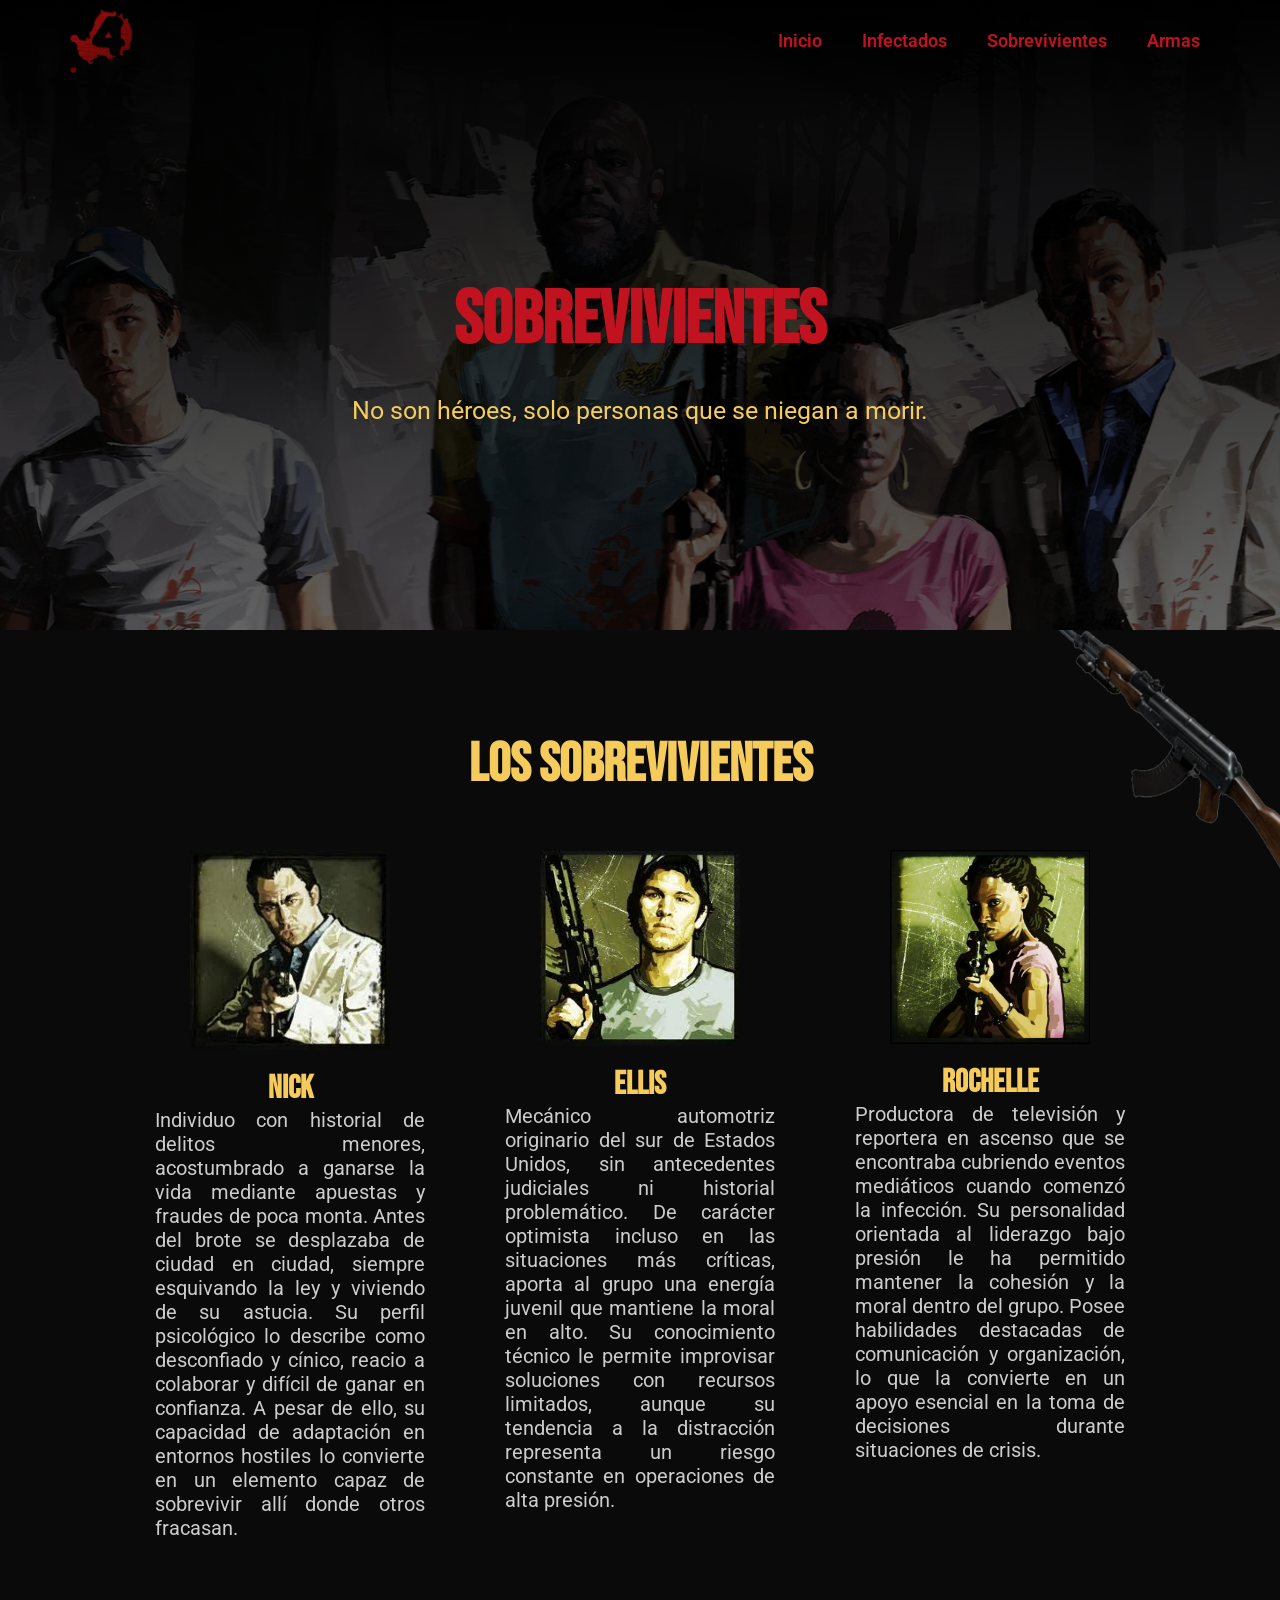
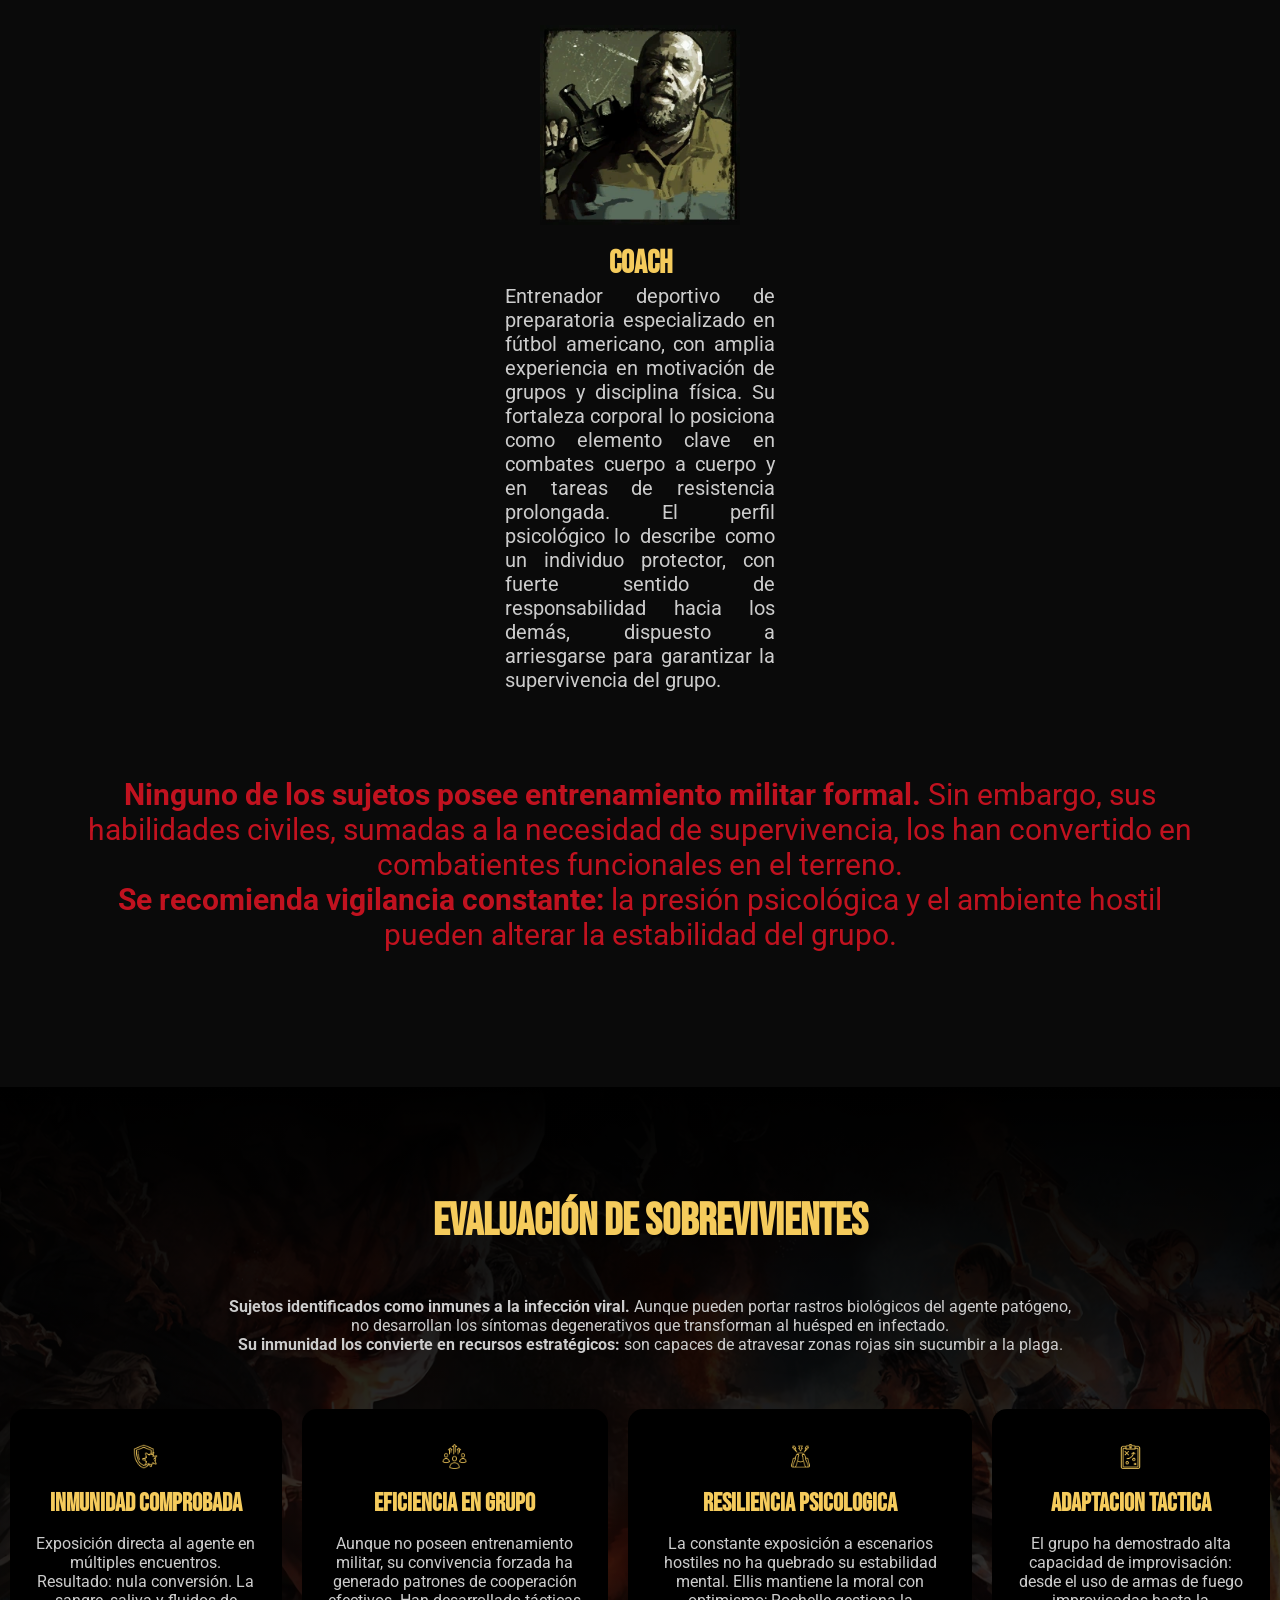
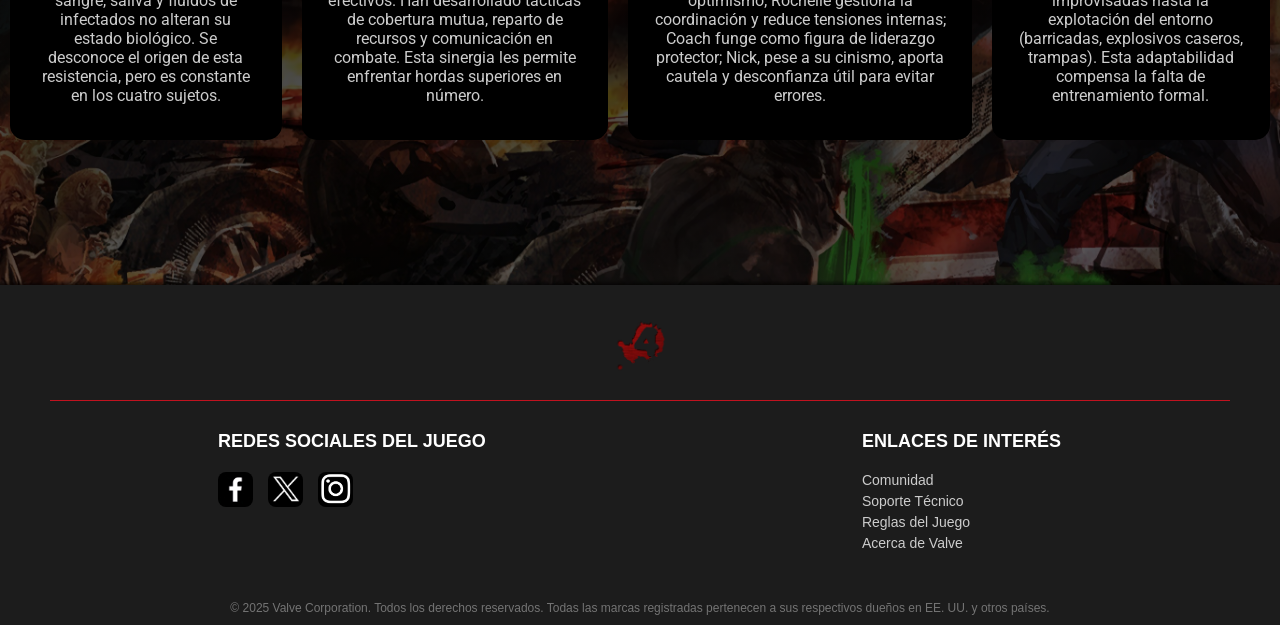
<file: sobrevivientes.html>
<!DOCTYPE html>
<html lang="es">

<head>
    <meta charset="UTF-8">
    <meta name="viewport" content="width=device-width, initial-scale=1.0">
    <title>Left 4 Dead 2 - Inicio</title>
    <link rel="stylesheet" href="estilos/estilosSobrevivientes.css">
    <link href="https://fonts.googleapis.com/css2?family=Bebas+Neue&family=Roboto:wght@400;700&display=swap"
        rel="stylesheet">
</head>

<body>

    <header class="header">
        <div class="menu container">
            <a href="#" class="logo"><img src="imagenes/logojuego.png" alt="Logo Left 4 Dead 2" class="logo"></a>
            <input type="checkbox" id="menu" />
            <label for="menu">
                <img src="imagenes/menu.png" class="menu-icono" alt="">
            </label>
            <nav class="navbar">
                <ul>
                    <li><a href="index.html">Inicio</a></li>
                    <li><a href="infectados.html">Infectados</a></li>
                    <li><a href="sobrevivientes.html">Sobrevivientes</a></li>
                    <li><a href="armas.html">Armas</a></li>
                </ul>
            </nav>
        </div>
        <div class="header-content">
            <h1>Sobrevivientes</h1>
            <p>No son héroes, solo personas que se niegan a morir.</p>
        </div>
    </header>

    <main class="contenidoGeneral">
        <section class="contenido-principal">
            <img src="imagenes/adornoSobre.png" alt="ak47" class="decoracion">
            <div class="contenidojuego">
                <h2>Los Sobrevivientes</h2>
            </div>
            <div class="sobrevivientes">
                <div class="Nick">
                    <img src="imagenes/Nick.jpg" alt="Nick" class="Nick-img">
                    <h3>
                        Nick
                    </h3>
                    <p class="txt-descripcion-sobre">
                        Individuo con historial de delitos menores, acostumbrado a ganarse la vida mediante apuestas y
                        fraudes de poca monta. Antes del brote se desplazaba de ciudad en ciudad, siempre esquivando la
                        ley y viviendo de su astucia. Su perfil psicológico lo describe como desconfiado y cínico,
                        reacio a colaborar y difícil de ganar en confianza. A pesar de ello, su capacidad de adaptación
                        en entornos hostiles lo convierte en un elemento capaz de sobrevivir allí donde otros fracasan.
                    </p>
                </div>
                <div class="Ellis">
                    <img src="imagenes/Ellis.jpg" alt="Ellis" class="Ellis">
                    <h3>
                        Ellis
                    </h3>
                    <p class="txt-descripcion-sobre">
                        Mecánico automotriz originario del sur de Estados Unidos, sin antecedentes judiciales ni
                        historial problemático. De carácter optimista incluso en las situaciones más críticas, aporta al
                        grupo una energía juvenil que mantiene la moral en alto. Su conocimiento técnico le permite
                        improvisar soluciones con recursos limitados, aunque su tendencia a la distracción representa un
                        riesgo constante en operaciones de alta presión.
                    </p>
                </div>
                <div class="Rochelle">
                    <img src="imagenes/Rochelle.jpg" alt="Rochelle" class="Rochelle-img">
                    <h3>
                        Rochelle
                    </h3>
                    <p class="txt-descripcion-sobre">
                        Productora de televisión y reportera en ascenso que se encontraba cubriendo eventos mediáticos
                        cuando comenzó la infección. Su personalidad orientada al liderazgo bajo presión le ha permitido
                        mantener la cohesión y la moral dentro del grupo. Posee habilidades destacadas de comunicación y
                        organización, lo que la convierte en un apoyo esencial en la toma de decisiones durante
                        situaciones de crisis.
                    </p>
                </div>
                <div class="Coach">
                    <img src="imagenes/Coach.png" alt="Coach" class="Coach-img">
                    <h3>
                        Coach
                    </h3>
                    <p class="txt-descripcion-sobre">
                        Entrenador deportivo de preparatoria especializado en fútbol americano, con amplia experiencia
                        en motivación de grupos y disciplina física. Su fortaleza corporal lo posiciona como elemento
                        clave en combates cuerpo a cuerpo y en tareas de resistencia prolongada. El perfil psicológico
                        lo describe como un individuo protector, con fuerte sentido de responsabilidad hacia los demás,
                        dispuesto a arriesgarse para garantizar la supervivencia del grupo.
                    </p>
                </div>
            </div>
            <div class="conclusion">
                <p class="txt-conclusion">
                    <strong>Ninguno de los sujetos posee entrenamiento militar formal.</strong> Sin embargo, sus
                    habilidades
                    civiles,
                    sumadas a la necesidad de supervivencia, los han convertido en combatientes funcionales en el
                    terreno.<br> <strong>Se recomienda vigilancia constante:</strong> la presión psicológica y el
                    ambiente hostil
                    pueden
                    alterar la estabilidad del grupo.
                </p>
            </div>
        </section>

        <section class="evaluacion-section">
            <div class="tituloEvaluacion">
                <h2>
                    Evaluación de Sobrevivientes
                </h2>
                <p class="txt-evaluacion-sobre">
                    <strong>Sujetos identificados como inmunes a la infección viral.</strong> Aunque pueden portar rastros biológicos del
                    agente patógeno, no desarrollan los síntomas degenerativos que transforman al huésped en infectado.<br>
                    <strong>Su inmunidad los convierte en recursos estratégicos:</strong> son capaces de atravesar zonas rojas sin
                    sucumbir a la plaga.
                </p>
            </div>
            <div class="observaciones-grupo">
                <div class="observacion1">
                    <img src="imagenes/inmunidad.png" alt="inmunidad">
                    <h3>Inmunidad Comprobada</h3>
                    <p class="txt-evaluacion-sobre">
                        Exposición directa al agente en múltiples encuentros. Resultado: nula conversión. La sangre,
                        saliva y fluidos de infectados no alteran su estado biológico. Se desconoce el origen de esta
                        resistencia, pero es constante en los cuatro sujetos.
                    </p>
                </div>
                <div class="observacion2">
                    <img src="imagenes/eficiencia.png" alt="eficiencia">
                    <h3>Eficiencia en Grupo</h3>
                    <p class="txt-evaluacion-sobre">
                        Aunque no poseen entrenamiento militar, su convivencia forzada ha generado patrones de
                        cooperación efectivos. Han desarrollado tácticas de cobertura mutua, reparto de recursos y
                        comunicación en combate. Esta sinergia les permite enfrentar hordas superiores en número.
                    </p>
                </div>
                <div class="observacion3">
                    <img src="imagenes/estres.png" alt="resiliencia">
                    <h3>Resiliencia Psicologica</h3>
                    <p class="txt-evaluacion-sobre">
                        La constante exposición a escenarios hostiles no ha quebrado su estabilidad mental. Ellis
                        mantiene la moral con optimismo; Rochelle gestiona la coordinación y reduce tensiones internas;
                        Coach funge como figura de liderazgo protector; Nick, pese a su cinismo, aporta cautela y
                        desconfianza útil para evitar errores.
                    </p>
                </div>
                <div class="observacion4">
                    <img src="imagenes/tactica.png" alt="adaptacion">
                    <h3>Adaptacion tactica</h3>
                    <p class="txt-evaluacion-sobre">
                        El grupo ha demostrado alta capacidad de improvisación: desde el uso de armas de fuego
                        improvisadas hasta la explotación del entorno (barricadas, explosivos caseros, trampas). Esta
                        adaptabilidad compensa la falta de entrenamiento formal.
                    </p>
                </div>

            </div>
        </section>
    </main>

    <footer class="footer-custom">
        <div class="footer-container">
            <div class="footer-logo">
                <img src="imagenes/logojuego.png" alt="Logo del Juego" class="logo-png">
            </div>
            <div class="footer-content-wrapper">
                <div class="footer-column social-section">
                    <h4 class="column-title">Redes Sociales del Juego</h4>
                    <div class="social-links">
                        <a href="https://www.facebook.com/left4dead/?locale=es_LA" title="Facebook"><img
                                src="imagenes/logoface.jpg" alt="Facebook"></a>
                        <a href="https://x.com/left4dead2pc?lang=es" title="X (Twitter)"><img src="imagenes/logoX.jpg"
                                alt="X"></a>
                        <a href="https://www.instagram.com/_left4dead.2/?hl=es" title="Instagram"><img
                                src="imagenes/logoinsta.jpg" alt="Instagram"></a>
                    </div>
                </div>
                <div class="footer-column other-info">
                    <h4 class="column-title">Enlaces de Interés</h4>
                    <a href="#">Comunidad</a>
                    <a href="#">Soporte Técnico</a>
                    <a href="#">Reglas del Juego</a>
                    <a href="#">Acerca de Valve</a>
                </div>
            </div>
        </div>
        <div class="footer-legal">
            <p>
                © 2025 Valve Corporation. Todos los derechos reservados. Todas las marcas registradas pertenecen a sus
                respectivos dueños en EE. UU. y otros países.
            </p>
        </div>
    </footer>
</body>

</html>
</file>
<file: estilos/estilosIndex.css>
*{
    margin: 0; 
    padding: 0; 
    box-sizing: border-box;
    text-decoration: none;
    list-style: none;
}
body {
  font-family: 'Roboto', sans-serif;
}

h1, h2, h3 {
  font-family: 'Bebas Neue', sans-serif;
}

.container{
    max-width: 1200px;
    margin: 0 auto;
}

.header{
    background-image: linear-gradient(
        rgba(0, 0, 0, 7),
        oklch(0 0 0 / .6)),
        url(../imagenes/fondo.jpg);
        background-position: center bottom;
        background-repeat: no-repeat;
        background-size: cover;
        min-height: 70vh;
        display: flex;
        align-items: center;       
}

.menu{
    position: absolute;
    top: 0;
    left: 0;
    right: 0;
    display: flex;
    align-items: center;
    justify-content: space-between;
}

.logo{
    width: 80px;
    height: 80px;
}

.menu .navbar ul li{
    position: relative;
    float: left;
}

.menu .navbar ul li a{
    font-size: 18px;
    padding: 20px;
    color: #c1121f;
    display: block;
    font-weight: 600;
}

.menu .navbar ul li a:hover{
    color: #f5cb5c;
    transform: translateY(-5px);
}

#menu{
    display: none;
}

.menu-icono{
    width: 25px;
}

.menu label{
    cursor: pointer;
    display: none;
}

.header-content{
    width: 100%;
    display: flex;
    flex-direction: column;
    align-items: center;
    justify-content: center;
    text-align: center;
}

.header-content h1{
    font-size: 75px;
    line-height: 80px;
    color: #c1121f;
    text-transform: uppercase;
    margin-bottom: 35px;
}

.header-content p{
    font-size: 25px;
    color: #f5cb5c;
    padding: 0 5%;
    margin-bottom: 25px;
 
}

.contenido-principal{
    padding: 100px;
    background-color: #0a0a0a;
    position: relative;
}

.juegos{
    display: flex;
    justify-content: center;
    gap: 150px; 
    align-items: flex-start;
    margin-bottom: 50px;
}

.contenidojuego h2{
    text-align: center;
    font-size: 55px;
    line-height: 70px;
    color: #f5cb5c;
    text-transform: uppercase;
    padding: 0 5%;
    margin-bottom: 50px;
}

.txt-descripcion-juegos{
   font-size: 20px;
   color: #cccccc; 
   padding: 0 5%;
   margin-bottom: 35px;
   text-align: center;
}

.juego1, .juego2 {
    display: flex;
    flex-direction: column;
    align-items: center;
    
}

.juego1:hover, .juego2:hover {
    transform: translateY(-5px); 
    
}

.juego1 h3, .juego2 h3 {
    margin-top: 20px; 
    text-align: center;
    font-size: 32px;
    color: #f5cb5c;
    text-transform: uppercase;
    line-height: 1.2;
}

.juego1 img, .juego2 img{
    width: 200px;

}

 .decoracion{
    position: absolute;
    top: 0;
    right: 0;
    width: 350px;
 }

  .decoracion2{
    position: absolute;
    top: 0;
    left: 0;
    width: 200px;
 }

 .trailer-section {
    background-image: linear-gradient(
        rgba(0, 0, 0, 7),
        oklch(0 0 0 / .6)),
        url(../imagenes/fondotrailer.jpg);
        background-position: center bottom;
        background-repeat: no-repeat;
        background-size: cover;
        min-height: 70vh;
        display: flex;
        align-items: center; 
    display: flex;
    justify-content: center;
    align-items: center;
    gap: 80px;
    margin: 0px 0;
}

.trailer-section h2 {
    flex: 1;
    text-align: center;
    font-size: 80px;
    color: #f5cb5c;
    text-transform: uppercase;
    display: flex;
    align-items: center;
    justify-content: center;
    height: 100%;
}

.trailer-section .trailer-video {
    flex: 1;
    display: flex;
    justify-content: center;
    align-items: center;
}

.trailer-section iframe {
    width: 600px;
    height: 380px;
    border-radius: 12px;
    border: none;
}

.historia {
    padding: 60px 0;
    background-color: #0a0a0a;
}

.historia-content {
    display: flex;
    align-items: stretch;
    justify-content: center;
    gap: 40px;
    max-width: 100vw;
    width: 100%;
    min-height: 500px;
    margin: 60px;
    margin-top: 5px;
}

.historia-texto {
    flex: 1;
    display: flex;
    flex-direction: column;
    align-items: flex-start;
}

.historiaTitulo {
    text-align: left;
    font-size: 65px;
    color: #f5cb5c;
    margin-bottom: 24px;
}

.historia-texto p {
    font-size: 20px;
    color: #cccccc;
    text-align: left;
    line-height: 1.6;
}

.historia-imagen {
    flex: 1;
    display: flex;
    align-items: center;
    justify-content: center;
}

.historia-imagen-collage {
    position: relative;
    flex: 1;
    width: 100%;
    height: 100%;
    min-height: 500px;
    margin: 0;
    display: flex;
    align-items: center;
    justify-content: center;
}

.collage-img {
    position: absolute;
    border-radius: 32px;
    box-shadow: 0 4px 24px #000a;
    object-fit: cover;
}

.img1 {
    top: 0;
    left: 5%;
    width: 500px;
    height: 250px;
    max-width: 700px;
    max-height: 400px;

}

.img3 {
    top: 65%;
    left: 15%;
    width: 500px;
    height: 250px;
    max-width: 700px;
    max-height: 400px;

}

body, html {
    width: 100%;
    overflow-x: hidden; 
    min-height: 100%; 
}

.footer-custom {
    background-color: #1c1c1c; 
    color: #cccccc; 
    padding: 0 50px 10px; 
    font-family: 'Inter', Arial, sans-serif;
    width: 100%;
    clear: both; 
    display: block; 
}

.footer-logo {
    text-align: center;
    padding: 30px 0 25px 0; 
}

.logo-png {
    width: 60px; 
    height: auto;
    display: block; 
    margin: 0 auto; 
}

.footer-content-wrapper {
    display: flex;
    justify-content: space-around; 
    gap: 40px; 
    padding: 30px 0;
    border-top: 1px solid #c1121f; 
}

.footer-column {
    min-width: 200px; 
}

.column-title {
    color: white; 
    font-size: 18px;
    font-weight: bold;
    margin-bottom: 20px;
    text-transform: uppercase;
}

.footer-column a {
    display: block; 
    color: #cccccc;
    text-decoration: none;
    margin-bottom: 5px; 
    font-size: 14px;
    transition: color 0.2s;
}

.footer-column a:hover {
    color: #c1121f; 
}

.social-links {
    display: flex; 
    flex-direction: row; 
    gap: 15px; 
}

.social-links a {
    display: inline-block; 
}

.social-links img {
    width: 35px; 
    height: 35px;
    border-radius: 8px; 
    transition: transform 0.2s;
    vertical-align: middle; 
}

.social-links img:hover {
    transform: translateY(-3px); 
}

.footer-legal {
    text-align: center;
    padding-top: 15px;
}

.footer-legal p {
    font-size: 12px;
    color: rgba(204, 204, 204, 0.5); 
    margin: 0;
}

@media (max-width: 768px) {
    .footer-custom {
        padding: 30px 20px 10px;
    }

    .footer-content-wrapper {
        flex-direction: column; 
        text-align: center;
        gap: 30px;
        border-top: 1px solid #c1121f; 
    }

    .footer-column {
        max-width: 100%;
        padding: 0;
    }

    .social-links {
        justify-content: center; 
    }
}
</file>
<file: estilos/estilosArmas.css>
:root {
  --primary-color: #c1121f;
  --secondary-color: #f5cb5c;
  --dark-bg: #0a0a0a;
  --card-bg: #1e1e1e;
  --text-light: #cccccc;
}

*{
    margin: 0; 
    padding: 0; 
    box-sizing: border-box;
    text-decoration: none;
    list-style: none;
}

body {
  font-family: 'Roboto', sans-serif;
  width: 100%;
  overflow-x: hidden; 
  min-height: 100vh;
  background: #0f0f0f;
  color: #fff;
  display: block;
}

h1, h2, h3 {
  font-family: 'Bebas Neue', sans-serif;
}

.container{
    max-width: 1200px;
    margin: 0 auto;
}

.header{
    background-image: linear-gradient(
        rgba(0, 0, 0, 0.9),
        rgba(0, 0, 0, 0.6)),
        url(../imagenes/fondoarmas.jpg);
    background-position: center bottom;
    background-repeat: no-repeat;
    background-size: cover;
    min-height: 70vh;
    display: flex;
    align-items: center;       
}

.menu{
    position: absolute;
    top: 0;
    left: 0;
    right: 0;
    display: flex;
    align-items: center;
    justify-content: space-between;
    padding: 0 20px;
}

.logo{
    width: 80px;
    height: 80px;
}

.menu .navbar ul li{
    position: relative;
    float: left;
}

.menu .navbar ul li a{
    font-size: 18px;
    padding: 20px;
    color: #c1121f;
    display: block;
    font-weight: 600;
    transition: all 0.3s ease;
}

.menu .navbar ul li a:hover{
    color: #f5cb5c;
    transform: translateY(-5px);
}

#menu{
    display: none;
}

.menu-icono{
    width: 25px;
}

.menu label{
    cursor: pointer;
    display: none;
}

.header-content{
    width: 100%;
    display: flex;
    flex-direction: column;
    align-items: center;
    justify-content: center;
    text-align: center;
    padding-top: 100px;
}

.header-content h1{
    font-size: 75px;
    line-height: 80px;
    color: #c1121f;
    text-transform: uppercase;
    margin-bottom: 35px;
}

.header-content p{
    font-size: 25px;
    color: #f5cb5c;
    padding: 0 5%;
    margin-bottom: 25px;
}


.armas-seccion {
    padding: 80px 20px;
    background: var(--dark-bg);
    min-height: 100vh;
}

.armas-titulo {
    text-align: center;
    font-size: 55px;
    color: var(--secondary-color);
    text-transform: uppercase;
    margin-bottom: 50px;
    font-family: 'Bebas Neue', sans-serif;
}

.categoria-contenido {
    display: none;
    margin-bottom: 80px;
}

.categoria-contenido.active {
    display: block;
}

.categoria-nombre {
    text-align: center;
    font-size: 32px;
    color: var(--secondary-color);
    margin-bottom: 30px;
    font-family: 'Bebas Neue', sans-serif;
    text-transform: uppercase;
}

.carousel-container {
    position: relative;
    max-width: 1200px;
    margin: 0 auto;
    padding: 0 60px;
}

.carousel {
    display: flex;
    justify-content: center;
    align-items: center;
    gap: 30px;
    min-height: 400px;
    position: relative;
}

.card {
    background: var(--card-bg);
    border: 2px solid var(--primary-color);
    border-radius: 10px;
    padding: 20px;
    width: 300px;
    min-height: 350px;
    display: flex;
    flex-direction: column;
    align-items: center;
    transition: all 0.3s ease;
    position: absolute;
}

.arma-imagen {
    width: 200px;
    height: 150px;
    object-fit: contain;
    border-radius: 5px;
    margin-bottom: 15px;
    background: rgba(0, 0, 0, 0.3);
    padding: 10px;
}

.card-content {
    text-align: center;
    flex-grow: 1;
    display: flex;
    flex-direction: column;
    justify-content: center;
}

.arma-nombre {
    font-size: 1.5rem;
    color: var(--secondary-color);
    margin-bottom: 10px;
    font-family: 'Bebas Neue', sans-serif;
}

.arma-descripcion {
    color: var(--text-light);
    font-size: 0.9rem;
    line-height: 1.4;
}


.carousel-controls {
    display: none;
}


.footer-custom {
    background-color: #1c1c1c; 
    color: #cccccc; 
    padding: 0 50px 10px; 
    font-family: 'Roboto', Arial, sans-serif;
    width: 100%;
    clear: both; 
    display: block; 
    margin-top: auto;
}

.footer-container {
    max-width: 1200px;
    margin: 0 auto;
}

.footer-logo {
    text-align: center;
    padding: 30px 0 25px; 
}

.logo-png {
    width: 60px; 
    height: auto;
    display: block; 
    margin: 0 auto; 
}

.footer-content-wrapper {
    display: flex;
    justify-content: space-around; 
    gap: 40px; 
    padding: 30px 0;
    border-top: 1px solid #c1121f; 
}

.footer-column {
    min-width: 200px; 
}

.column-title {
    color: white; 
    font-size: 18px;
    font-weight: bold;
    margin-bottom: 20px;
    text-transform: uppercase;
}

.footer-column a {
    display: block; 
    color: #cccccc;
    text-decoration: none;
    margin-bottom: 5px; 
    font-size: 14px;
    transition: color 0.2s;
}

.footer-column a:hover {
    color: #c1121f; 
}

.social-links {
    display: flex; 
    flex-direction: row; 
    gap: 15px; 
}

.social-links a {
    display: inline-block; 
}

.social-links img {
    width: 35px; 
    height: 35px;
    border-radius: 8px; 
    transition: transform 0.2s;
    vertical-align: middle; 
}

.social-links img:hover {
    transform: translateY(-3px); 
}

.footer-legal {
    text-align: center;
    padding-top: 15px;
    margin-top: 20px;
}

.footer-legal p {
    font-size: 12px;
    color: rgba(204, 204, 204, 0.5); 
    margin: 0;
}


@media (max-width: 768px) {
    .header-content h1 {
        font-size: 50px;
        line-height: 60px;
    }
    
    .header-content p {
        font-size: 18px;
    }
    
    .armas-titulo {
        font-size: 40px;
    }
    
    .carousel-container {
        padding: 0 40px;
    }
    
    .card {
        width: 250px;
        min-height: 300px;
    }
    
    .arma-imagen {
        width: 180px;
        height: 120px;
    }
    
    .footer-custom {
        padding: 30px 20px 10px;
    }

    .footer-content-wrapper {
        flex-direction: column; 
        text-align: center;
        gap: 30px;
        border-top: 1px solid #c1121f; 
    }

    .footer-column {
        max-width: 100%;
        padding: 0;
    }

    .social-links {
        justify-content: center; 
    }
}

@media (max-width: 480px) {
    .armas-seccion {
        padding: 50px 15px;
    }
    
    .header-content h1 {
        font-size: 40px;
        line-height: 50px;
    }
    
    .header-content p {
        font-size: 16px;
    }
    
    .armas-titulo {
        font-size: 32px;
    }
    
    .carousel-container {
        padding: 0 20px;
    }
    
    .card {
        width: 220px;
        min-height: 280px;
    }
    
    .arma-imagen {
        width: 160px;
        height: 100px;
    }
    
    .categoria-nombre {
        font-size: 24px;
    }
}
</file>
<file: estilos/estiloInfectados.css>
*{
    margin: 0; 
    padding: 0; 
    box-sizing: border-box;
    text-decoration: none;
    list-style: none;
}

body {
  font-family: 'Roboto', sans-serif;
  width: 100%;
  overflow-x: hidden; 
  min-height: 100%; 
}

h1, h2, h3 {
  font-family: 'Bebas Neue', sans-serif;
}

.container{
    max-width: 1200px;
    margin: 0 auto;
}

.header{
    background-image: linear-gradient(
        rgba(0, 0, 0, .9),
        rgba(0, 0, 0, 0.6)),
        url(../imagenes/fondozombies.jpg);
    background-position: center bottom;
    background-repeat: no-repeat;
    background-size: cover;
    min-height: 70vh;
    display: flex;
    align-items: center;       
}

.menu{
    position: absolute;
    top: 0;
    left: 0;
    right: 0;
    display: flex;
    align-items: center;
    justify-content: space-between;
    padding: 0 20px;
}

.logo{
    width: 80px;
    height: 80px;
}

.menu .navbar ul li{
    position: relative;
    float: left;
}

.menu .navbar ul li a{
    font-size: 18px;
    padding: 20px;
    color: #c1121f;
    display: block;
    font-weight: 600;
    transition: all 0.3s ease;
}

.menu .navbar ul li a:hover{
    color: #f5cb5c;
    transform: translateY(-5px);
}

#menu{
    display: none;
}

.menu-icono{
    width: 25px;
}

.menu label{
    cursor: pointer;
    display: none;
}

.header-content{
    width: 100%;
    display: flex;
    flex-direction: column;
    align-items: center;
    justify-content: center;
    text-align: center;
    padding-top: 100px;
}

.header-content h1{
    font-size: 75px;
    line-height: 80px;
    color: #c1121f;
    text-transform: uppercase;
    margin-bottom: 35px;
}

.header-content p{
    font-size: 25px;
    color: #f5cb5c;
    padding: 0 5%;
    margin-bottom: 25px;
}

.contenidoGeneral {
    width: 100%;
    overflow: hidden;
}

.section-virus{
    padding: 100px 20px;
    background-color: #0a0a0a;
    position: relative;
    width: 100%;
    display: flex;
    flex-direction: column;
    align-items: center;
}

.virus{
    display: flex;
    flex-direction: column;
    align-items: center;
    gap: 50px; 
    margin-bottom: 50px;
    max-width: 1200px;
    width: 100%;
}

.txt-virus h2{
    text-align: center;
    font-size: 55px;
    line-height: 70px;
    color: #f5cb5c;
    text-transform: uppercase;
    padding: 0 5%;
    margin-bottom: 50px;
}

.txt-descripcion-virus{
   font-size: 20px;
   color: #cccccc; 
   padding: 0 15%;
   margin-bottom: 35px;
   text-align: justify;
   line-height: 1.6;
}

.img-virus {
    display: flex;
    justify-content: center;
    align-items: center;
    width: 100%;
    margin: 30px 0;
}

.img-virus img{
    max-width: 600px;
    width: 100%;
    height: auto;
    border-radius: 15px;
    border: 3px solid #c1121f;
    box-shadow: 
        0 0 20px rgba(193, 18, 31, 0.5),
        0 0 40px rgba(193, 18, 31, 0.3),
        0 0 60px rgba(193, 18, 31, 0.1);
}

.decoracion{
    position: absolute;
    top: 0;
    right: 0;
    width: 250px;
    height: auto;
    opacity: 0.7;
}

.decoracion2{
    position: absolute;
    top: 0;
    left: 0;
    width: 250px;
    height: auto;
    opacity: 0.7;
}

.section-infectados {
    padding: 80px 20px;
    background-image: linear-gradient(
        rgba(0, 0, 0, .9),
        rgba(0, 0, 0, 0.6)),
        url(../imagenes/fondoinfectados.jpg);
    background-position: center bottom;
    background-repeat: no-repeat;
    background-size: cover;
    min-height: 70vh;
    position: relative;
    width: 100%;
}

.section-infectados > h2 {
    text-align: center;
    font-size: 55px;
    line-height: 70px;
    color: #f5cb5c;
    text-transform: uppercase;
    margin-bottom: 50px;
    font-family: 'Bebas Neue', sans-serif;
}


.comunes {
    background: #1e1e1e;
    border: 3px solid #c1121f;
    border-radius: 15px;
    padding: 30px;
    margin: 30px auto;
    max-width: 1000px;
    box-shadow: 
        0 0 20px rgba(193, 18, 31, 0.5),
        0 0 40px rgba(193, 18, 31, 0.3);
    display: flex;
    align-items: flex-start;
    gap: 30px;
}

.Zcomunes {
    width: 300px;
    height: 300px;
    flex-shrink: 0;
    border: none;
}

.comunes-content {
    flex: 1;
}

.comunes h3 {
    font-size: 32px;
    color: #f5cb5c;
    margin-bottom: 20px;
    text-transform: uppercase;
}

.comunes p {
    font-size: 18px;
    color: #cccccc;
    line-height: 1.6;
    text-align: justify;
    margin-bottom: 15px;
}


.TituloEspeciales {
    text-align: center;
    font-size: 45px;
    color: #c1121f;
    text-transform: uppercase;
    margin: 60px 0 40px;
    font-family: 'Bebas Neue', sans-serif;
    text-shadow: 0 0 10px rgba(193, 18, 31, 0.5);
}


.Boomer, .Spitter, .Smoker, .Jockey, .Charger, .Hunter, .Tank, .Witch {
    background: #1e1e1e;
    border: 3px solid #c1121f;
    border-radius: 15px;
    padding: 30px;
    margin: 0 auto 40px;
    max-width: 1000px;
    box-shadow: 
        0 0 20px rgba(193, 18, 31, 0.5),
        0 0 40px rgba(193, 18, 31, 0.3);
    display: flex;
    align-items: flex-start;
    gap: 30px;
    flex-direction: row;
}

.Boomer img, .Spitter img, .Smoker img, .Jockey img, 
.Charger img, .Hunter img, .Tank img, .Witch img {
    width: 200px;
    height: 300px;
    flex-shrink: 0;
    border: none;
}

.infectado-content {
    flex: 1;
}

.Boomer h3, .Spitter h3, .Smoker h3, .Jockey h3,
.Charger h3, .Hunter h3, .Tank h3, .Witch h3 {
    font-size: 32px;
    color: #f5cb5c;
    margin-bottom: 15px;
    text-transform: uppercase;
}

.Boomer p, .Spitter p, .Smoker p, .Jockey p,
.Charger p, .Hunter p, .Tank p, .Witch p {
    font-size: 16px;
    color: #cccccc;
    line-height: 1.6;
    text-align: justify;
    margin-bottom: 15px;
}

.infectado-content ul {
    margin: 15px 0;
    padding-left: 20px;
}

.infectado-content li {
    color: #cccccc; 
    font-size: 16px;
    line-height: 1.6;
    margin-bottom: 8px;
    text-align: left;
    list-style-type: disc;
}

.comunes-content ul {
    margin: 15px 0;
    padding-left: 20px;
}

.comunes-content li {
    color: #cccccc; 
    font-size: 18px;
    line-height: 1.6;
    margin-bottom: 8px;
    text-align: left;
    list-style-type: disc;
}

.txt-peligro {
    color: #c1121f !important;
    font-size: 18px;
    margin-top: 10px;
    text-align: left;
    font-weight: bold;
}

.footer-custom {
    background-color: #1c1c1c; 
    color: #cccccc; 
    padding: 0 50px 10px; 
    font-family: 'Roboto', Arial, sans-serif;
    width: 100%;
    clear: both; 
    display: block; 
    margin-top: auto;
}

.footer-container {
    max-width: 1200px;
    margin: 0 auto;
}

.footer-logo {
    text-align: center;
    padding: 30px 0 25px; 
}

.logo-png {
    width: 60px; 
    height: auto;
    display: block; 
    margin: 0 auto; 
}

.footer-content-wrapper {
    display: flex;
    justify-content: space-around; 
    gap: 40px; 
    padding: 30px 0;
    border-top: 1px solid #c1121f; 
}

.footer-column {
    min-width: 200px; 
}

.column-title {
    color: white; 
    font-size: 18px;
    font-weight: bold;
    margin-bottom: 20px;
    text-transform: uppercase;
}

.footer-column a {
    display: block; 
    color: #cccccc;
    text-decoration: none;
    margin-bottom: 5px; 
    font-size: 14px;
    transition: color 0.2s;
}

.footer-column a:hover {
    color: #c1121f; 
}

.social-links {
    display: flex; 
    flex-direction: row; 
    gap: 15px; 
}

.social-links a {
    display: inline-block; 
}

.social-links img {
    width: 35px; 
    height: 35px;
    border-radius: 8px; 
    transition: transform 0.2s;
    vertical-align: middle; 
}

.social-links img:hover {
    transform: translateY(-3px); 
}

.footer-legal {
    text-align: center;
    padding-top: 15px;
    margin-top: 20px;

}

.footer-legal p {
    font-size: 12px;
    color: rgba(204, 204, 204, 0.5); 
    margin: 0;
}


@media (max-width: 768px) {
    .header-content h1 {
        font-size: 50px;
        line-height: 60px;
    }
    
    .header-content p {
        font-size: 18px;
    }
    
    .section-virus {
        padding: 50px 15px;
    }
    
    .txt-virus h2 {
        font-size: 40px;
        line-height: 50px;
    }
    
    .txt-descripcion-virus {
        font-size: 18px;
        padding: 0 10%;
    }
    
    .img-virus img {
        max-width: 90%;
    }
    
    .section-infectados {
        padding: 50px 15px;
    }
    
    .section-infectados > h2 {
        font-size: 40px;
        line-height: 50px;
    }
    
    .TituloEspeciales {
        font-size: 32px;
    }
    
    .comunes,
    .Boomer, .Spitter, .Smoker, .Jockey, 
    .Charger, .Hunter, .Tank, .Witch {
        flex-direction: column;
        text-align: center;
    }
    
    .Zcomunes,
    .Boomer img, .Spitter img, .Smoker img, .Jockey img, 
    .Charger img, .Hunter img, .Tank img, .Witch img {
        width: 100%;
        max-width: 400px;
        height: 250px;
        margin: 0 auto 20px;
        object-fit: cover;
    }
    
    .comunes h3,
    .Boomer h3, .Spitter h3, .Smoker h3, .Jockey h3,
    .Charger h3, .Hunter h3, .Tank h3, .Witch h3 {
        font-size: 28px;
    }
    
    .comunes p,
    .Boomer p, .Spitter p, .Smoker p, .Jockey p,
    .Charger p, .Hunter p, .Tank p, .Witch p {
        font-size: 16px;
    }
    
    .infectado-content ul,
    .comunes-content ul {
        text-align: left;
        padding-left: 30px;
    }
    
    .footer-custom {
        padding: 30px 20px 10px;
    }

    .footer-content-wrapper {
        flex-direction: column; 
        text-align: center;
        gap: 30px;
        border-top: 1px solid #c1121f; 
    }

    .footer-column {
        max-width: 100%;
        padding: 0;
    }

    .social-links {
        justify-content: center; 
    }
    
    .decoracion,
    .decoracion2 {
        width: 150px;
    }
}

@media (max-width: 480px) {
    .header-content h1 {
        font-size: 40px;
        line-height: 50px;
    }
    
    .header-content p {
        font-size: 16px;
    }
    
    .txt-virus h2 {
        font-size: 32px;
        line-height: 40px;
    }
    
    .txt-descripcion-virus {
        font-size: 16px;
        padding: 0 5%;
    }
    
    .img-virus img {
        max-width: 95%;
    }
    
    .section-infectados > h2 {
        font-size: 32px;
        line-height: 40px;
    }
    
    .TituloEspeciales {
        font-size: 24px;
    }
    
    .comunes h3,
    .Boomer h3, .Spitter h3, .Smoker h3, .Jockey h3,
    .Charger h3, .Hunter h3, .Tank h3, .Witch h3 {
        font-size: 24px;
    }
    
    .comunes p,
    .Boomer p, .Spitter p, .Smoker p, .Jockey p,
    .Charger p, .Hunter p, .Tank p, .Witch p {
        font-size: 14px;
    }
    
    .txt-peligro {
        font-size: 16px;
    }
    
    .infectado-content ul,
    .comunes-content ul {
        padding-left: 20px;
    }
    
    .decoracion,
    .decoracion2 {
        width: 100px;
    }
}
</file>
<file: estilos/estilosSobrevivientes.css>
*{
    margin: 0; 
    padding: 0; 
    box-sizing: border-box;
    text-decoration: none;
    list-style: none;
}

body {
  font-family: 'Roboto', sans-serif;
  width: 100%;
  overflow-x: hidden; 
  min-height: 100%; 
}

h1, h2, h3 {
  font-family: 'Bebas Neue', sans-serif;
}

.container{
    max-width: 1200px;
    margin: 0 auto;
}

.header{
    background-image: linear-gradient(
        rgba(0, 0, 0, 7),
        oklch(0 0 0 / .6)),
        url(../imagenes/fondosobrevivientes.jpg);
    background-position: center bottom;
    background-repeat: no-repeat;
    background-size: cover;
    min-height: 70vh;
    display: flex;
    align-items: center;       
}

.menu{
    position: absolute;
    top: 0;
    left: 0;
    right: 0;
    display: flex;
    align-items: center;
    justify-content: space-between;
    padding: 0 20px;
}

.logo{
    width: 80px;
    height: 80px;
}

.menu .navbar ul li{
    position: relative;
    float: left;
}

.menu .navbar ul li a{
    font-size: 18px;
    padding: 20px;
    color: #c1121f;
    display: block;
    font-weight: 600;
    transition: all 0.3s ease;
}

.menu .navbar ul li a:hover{
    color: #f5cb5c;
    transform: translateY(-5px);
}

#menu{
    display: none;
}

.menu-icono{
    width: 25px;
}

.menu label{
    cursor: pointer;
    display: none;
}

.header-content{
    width: 100%;
    display: flex;
    flex-direction: column;
    align-items: center;
    justify-content: center;
    text-align: center;
    padding-top: 100px;
}

.header-content h1{
    font-size: 75px;
    line-height: 80px;
    color: #c1121f;
    text-transform: uppercase;
    margin-bottom: 35px;
}

.header-content p{
    font-size: 25px;
    color: #f5cb5c;
    padding: 0 5%;
    margin-bottom: 25px;
}

.contenidoGeneral {
    width: 100%;
    overflow: hidden;
}

.contenido-principal{
    padding: 100px 20px;
    background-color: #0a0a0a;
    position: relative;
    width: 100%;
}

.sobrevivientes{
    display: flex;
    justify-content: center;
    gap: 50px; 
    align-items: flex-start;
    margin-bottom: 50px;
    flex-wrap: wrap;
}

.contenidojuego h2{
    text-align: center;
    font-size: 55px;
    line-height: 70px;
    color: #f5cb5c;
    text-transform: uppercase;
    padding: 0 5%;
    margin-bottom: 50px;
}

.txt-descripcion-sobre{
   font-size: 20px;
   color: #cccccc; 
   padding: 0 5%;
   margin-bottom: 35px;
   text-align: justify;
}

.Nick, .Ellis, .Rochelle, .Coach {
    display: flex;
    flex-direction: column;
    align-items: center;
    max-width: 300px;
}

.Nick h3, .Ellis h3, .Rochelle h3, .Coach h3 {
    margin-top: 20px; 
    text-align: center;
    font-size: 32px;
    color: #f5cb5c;
    text-transform: uppercase;
    line-height: 1.2;
}

.Nick img, .Ellis img, .Rochelle img, .Coach img{
    width: 200px;
    height: auto;
}

.decoracion{
    position: absolute;
    top: 0;
    right: 0;
    width: 250px;
    height: auto;
}

.txt-conclusion{
    font-size: 30px;
    color: #c1121f; 
    padding: 0 5%;
    margin-bottom: 35px;
    text-align: center;
}


.evaluacion-section{
    padding: 100px 0;
    text-align: center;
    background-image: linear-gradient(
        rgba(0, 0, 0, 7),
        oklch(0 0 0 / .6)),
        url(../imagenes/fondoevaluacion.jpg);
        background-position: center bottom;
    background-repeat: no-repeat;
    background-size: cover;   
}

.tituloEvaluacion {
    display: flex;
    flex-direction: column;
    margin-bottom: 35px;
    margin-left: 20px;
}

.tituloEvaluacion h2{
    text-align: center;
    font-size: 45px;
    line-height: 70px;
    color: #f5cb5c;
    text-transform: uppercase;
    margin-bottom: 30px;
}


.tituloEvaluacion p{
    color: #cccccc;
    text-align: center;
    padding: 10px 200px;
}

.observaciones-grupo{
    display: flex;
    justify-content: space-between;
    margin: 45px 0;
}

.observacion1{
    background-color: #000000;
    padding: 35px 25px;
    margin: 0 10px;
    border-radius: 15px;
}

.observacion1 img{
    width: 25px;
    margin-bottom: 15px;
}

.observacion1 h3{
    font-size: 25px;
    color: #f5cb5c;
    margin-bottom: 15px;
}

.observacion1 p{
    color: #cccccc;
}

.observacion2{
    background-color: #000000;
    padding: 35px 25px;
    margin: 0 10px;
    border-radius: 15px;
}

.observacion2 img{
    width: 25px;
    margin-bottom: 15px;
}

.observacion2 h3{
    font-size: 25px;
    color: #f5cb5c;
    margin-bottom: 15px;
}

.observacion2 p{
    color: #cccccc;
}

.observacion3{
    background-color: #000000;
    padding: 35px 25px;
    margin: 0 10px;
    border-radius: 15px;
}

.observacion3 img{
    width: 25px;
    margin-bottom: 15px;
}

.observacion3 h3{
    font-size: 25px;
    color: #f5cb5c;
    margin-bottom: 15px;
}

.observacion3 p{
    color: #cccccc;
}

.observacion4{
    background-color: #000000;
    padding: 35px 25px;
    margin: 0 10px;
    border-radius: 15px;
}

.observacion4 img{
    width: 25px;
    margin-bottom: 15px;
}

.observacion4 h3{
    font-size: 25px;
    color: #f5cb5c;
    margin-bottom: 15px;
}

.observacion4 p{
    color: #cccccc;
}

body, html {
    width: 100%;
    overflow-x: hidden; 
    min-height: 100%; 
}

.footer-custom {
    background-color: #1c1c1c; 
    color: #cccccc; 
    padding: 0 50px 10px; 
    font-family: 'Inter', Arial, sans-serif;
    width: 100%;
    clear: both; 
    display: block; 
}

.footer-logo {
    text-align: center;
    padding: 30px 0 25px 0; 
}

.logo-png {
    width: 60px; 
    height: auto;
    display: block; 
    margin: 0 auto; 
}

.footer-content-wrapper {
    display: flex;
    justify-content: space-around; 
    gap: 40px; 
    padding: 30px 0;
    border-top: 1px solid #c1121f; 
}

.footer-column {
    min-width: 200px; 
}

.column-title {
    color: white; 
    font-size: 18px;
    font-weight: bold;
    margin-bottom: 20px;
    text-transform: uppercase;
}

.footer-column a {
    display: block; 
    color: #cccccc;
    text-decoration: none;
    margin-bottom: 5px; 
    font-size: 14px;
    transition: color 0.2s;
}

.footer-column a:hover {
    color: #c1121f; 
}

.social-links {
    display: flex; 
    flex-direction: row; 
    gap: 15px; 
}

.social-links a {
    display: inline-block; 
}

.social-links img {
    width: 35px; 
    height: 35px;
    border-radius: 8px; 
    transition: transform 0.2s;
    vertical-align: middle; 
}

.social-links img:hover {
    transform: translateY(-3px); 
}

.footer-legal {
    text-align: center;
    padding-top: 15px;
}

.footer-legal p {
    font-size: 12px;
    color: rgba(204, 204, 204, 0.5); 
    margin: 0;
}

@media (max-width: 768px) {
    .footer-custom {
        padding: 30px 20px 10px;
    }

    .footer-content-wrapper {
        flex-direction: column; 
        text-align: center;
        gap: 30px;
        border-top: 1px solid #c1121f; 
    }

    .footer-column {
        max-width: 100%;
        padding: 0;
    }

    .social-links {
        justify-content: center; 
    }
}
</file>
